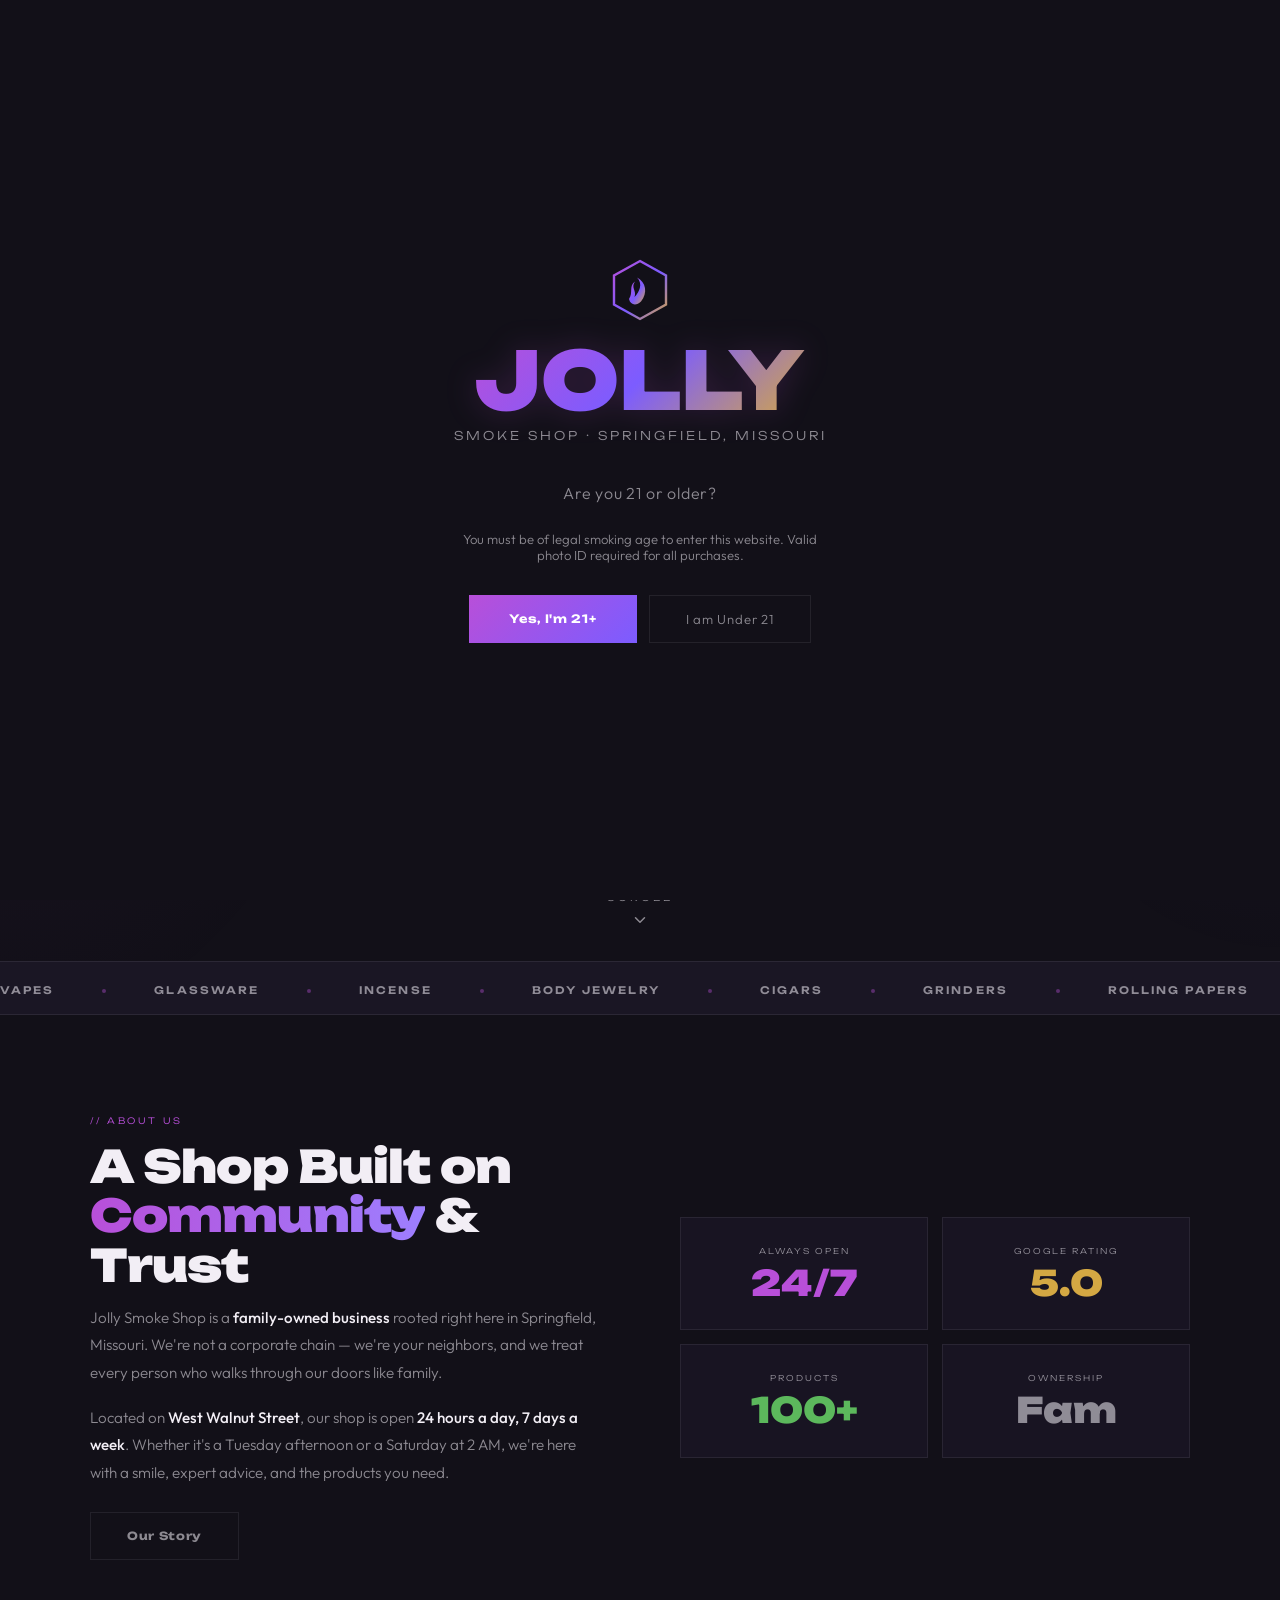
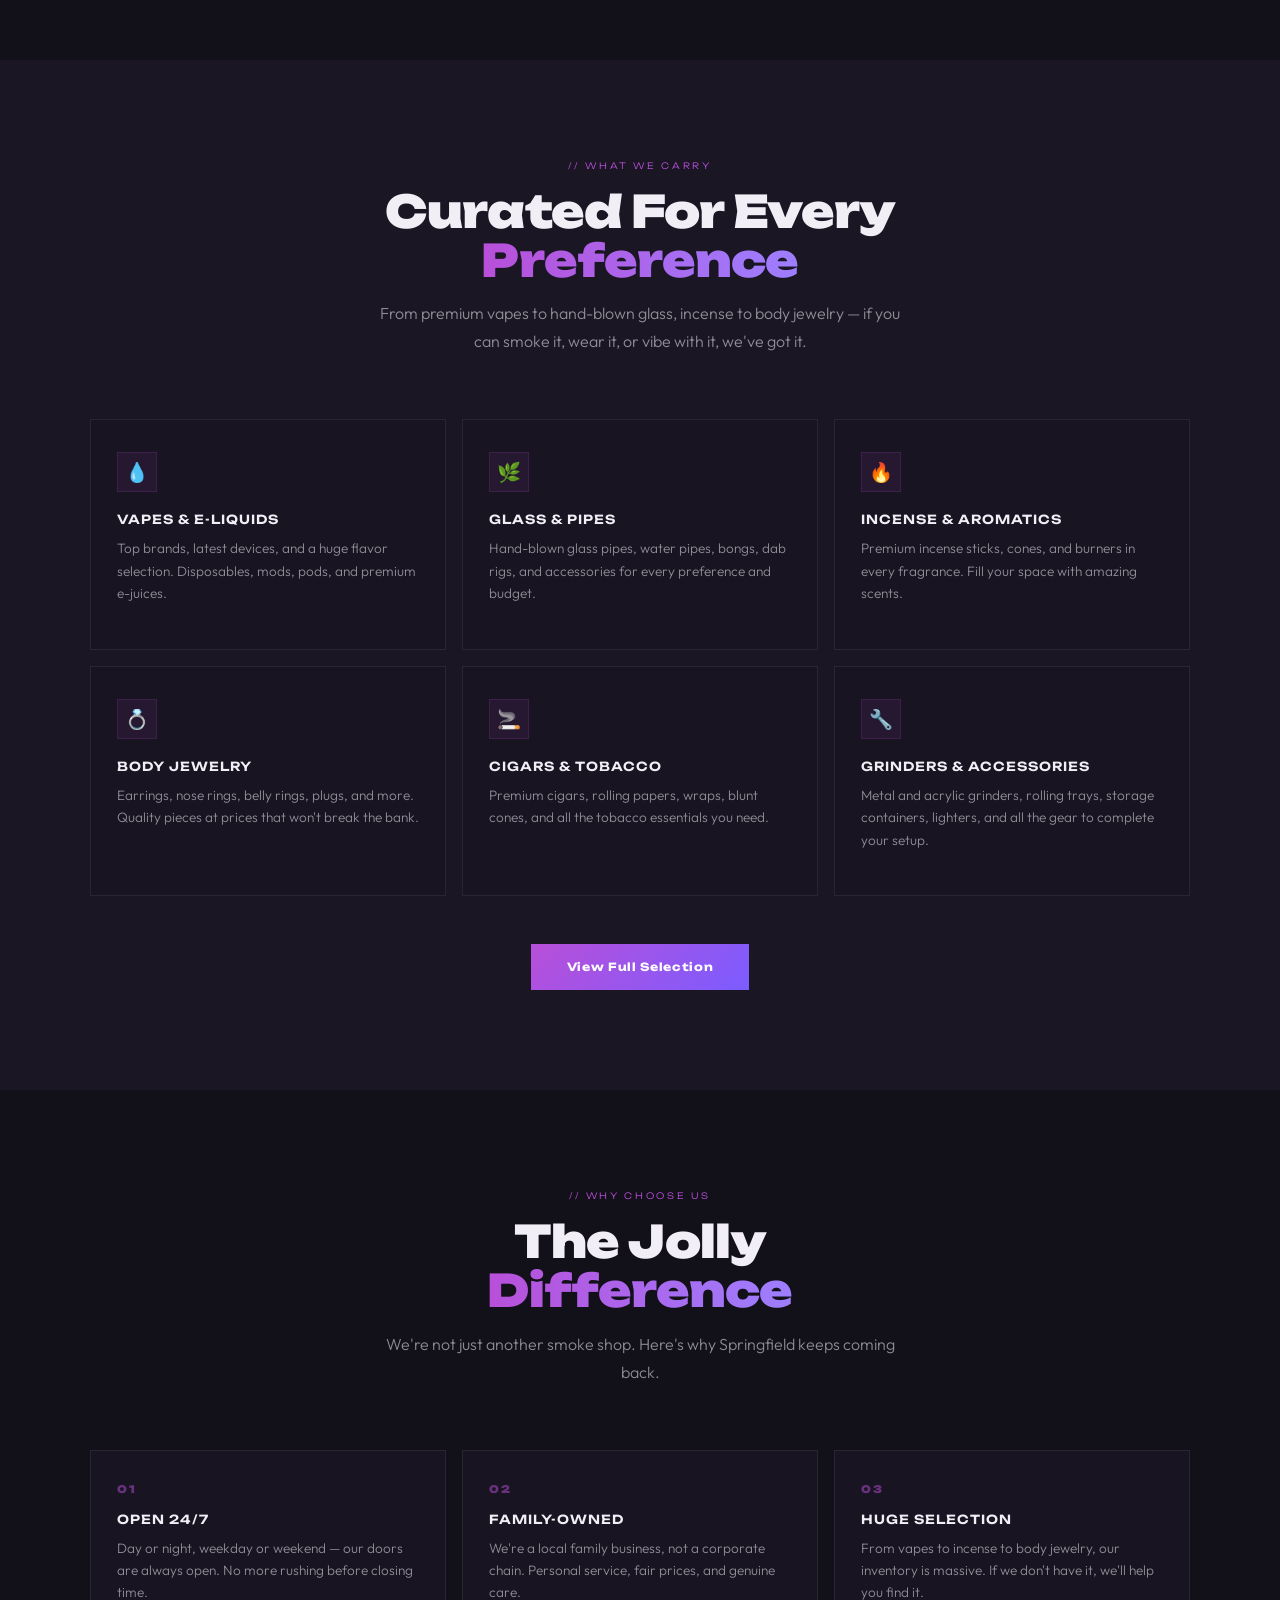
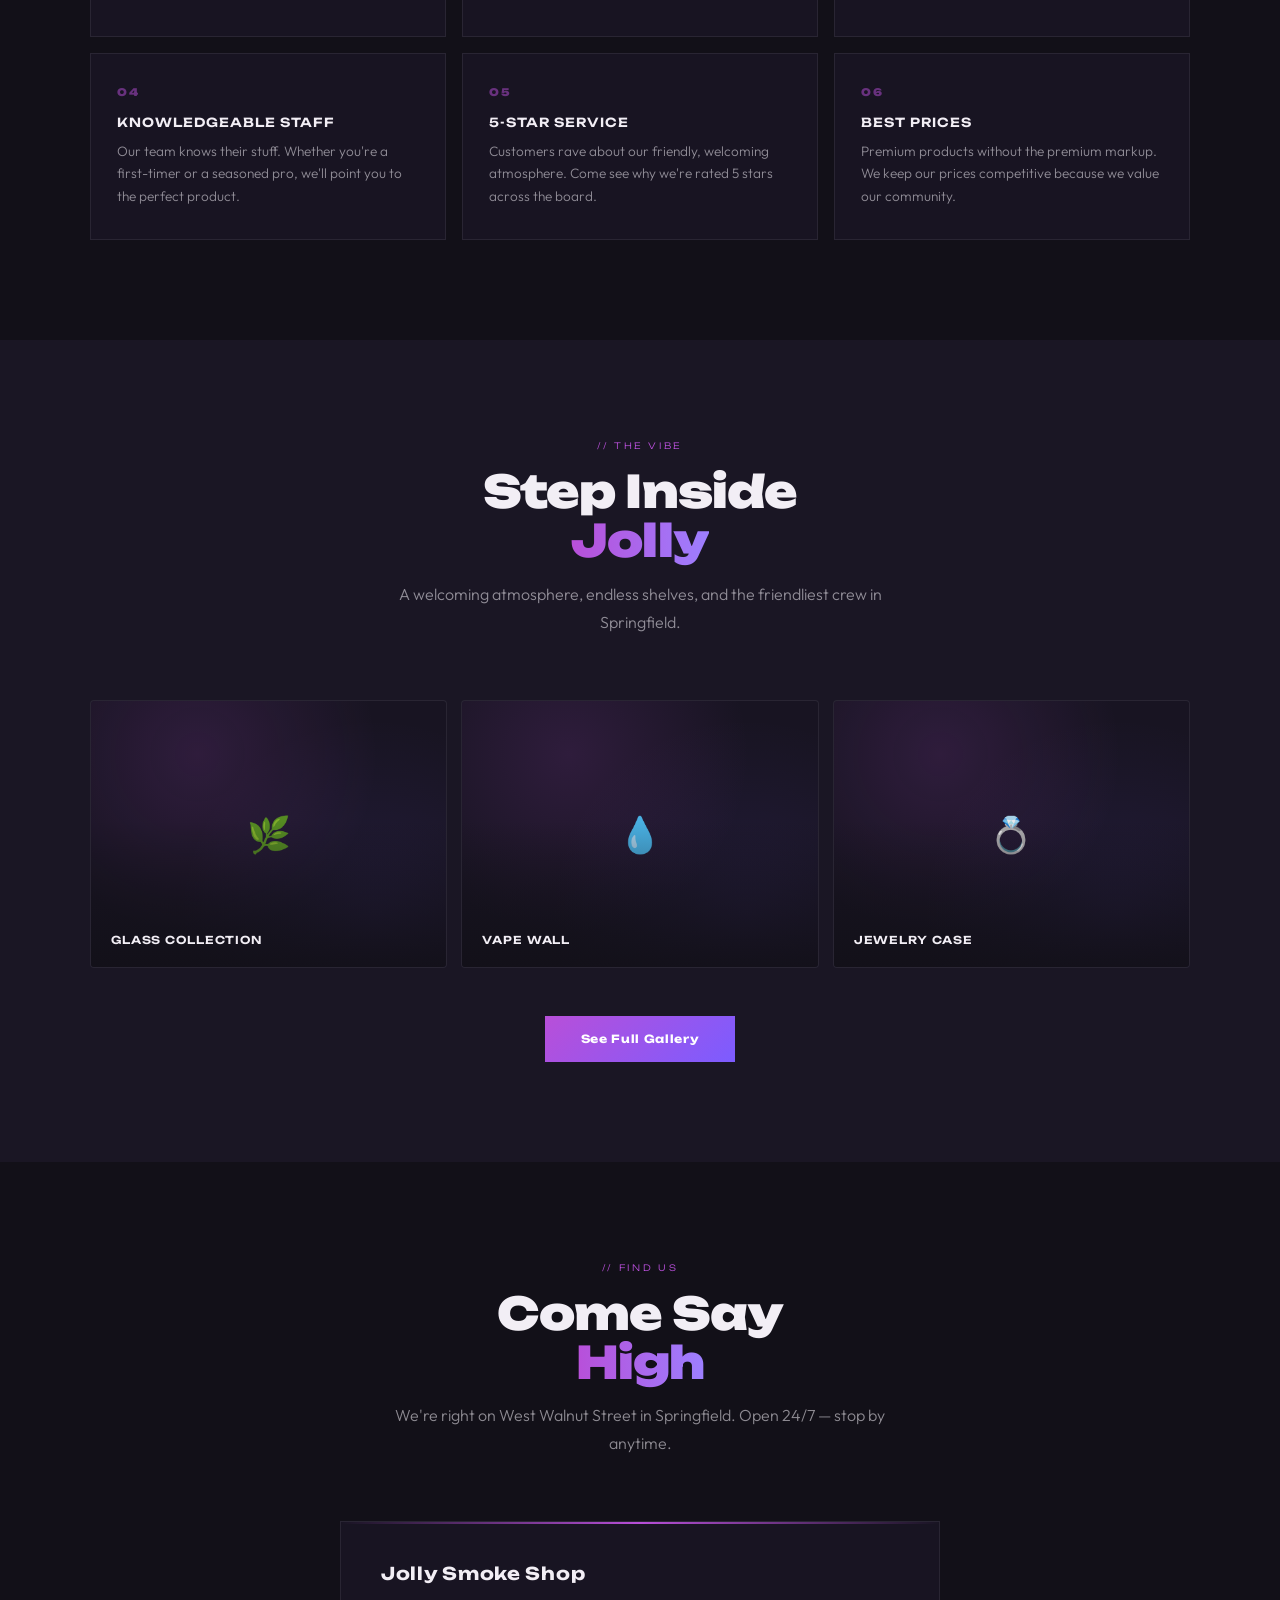
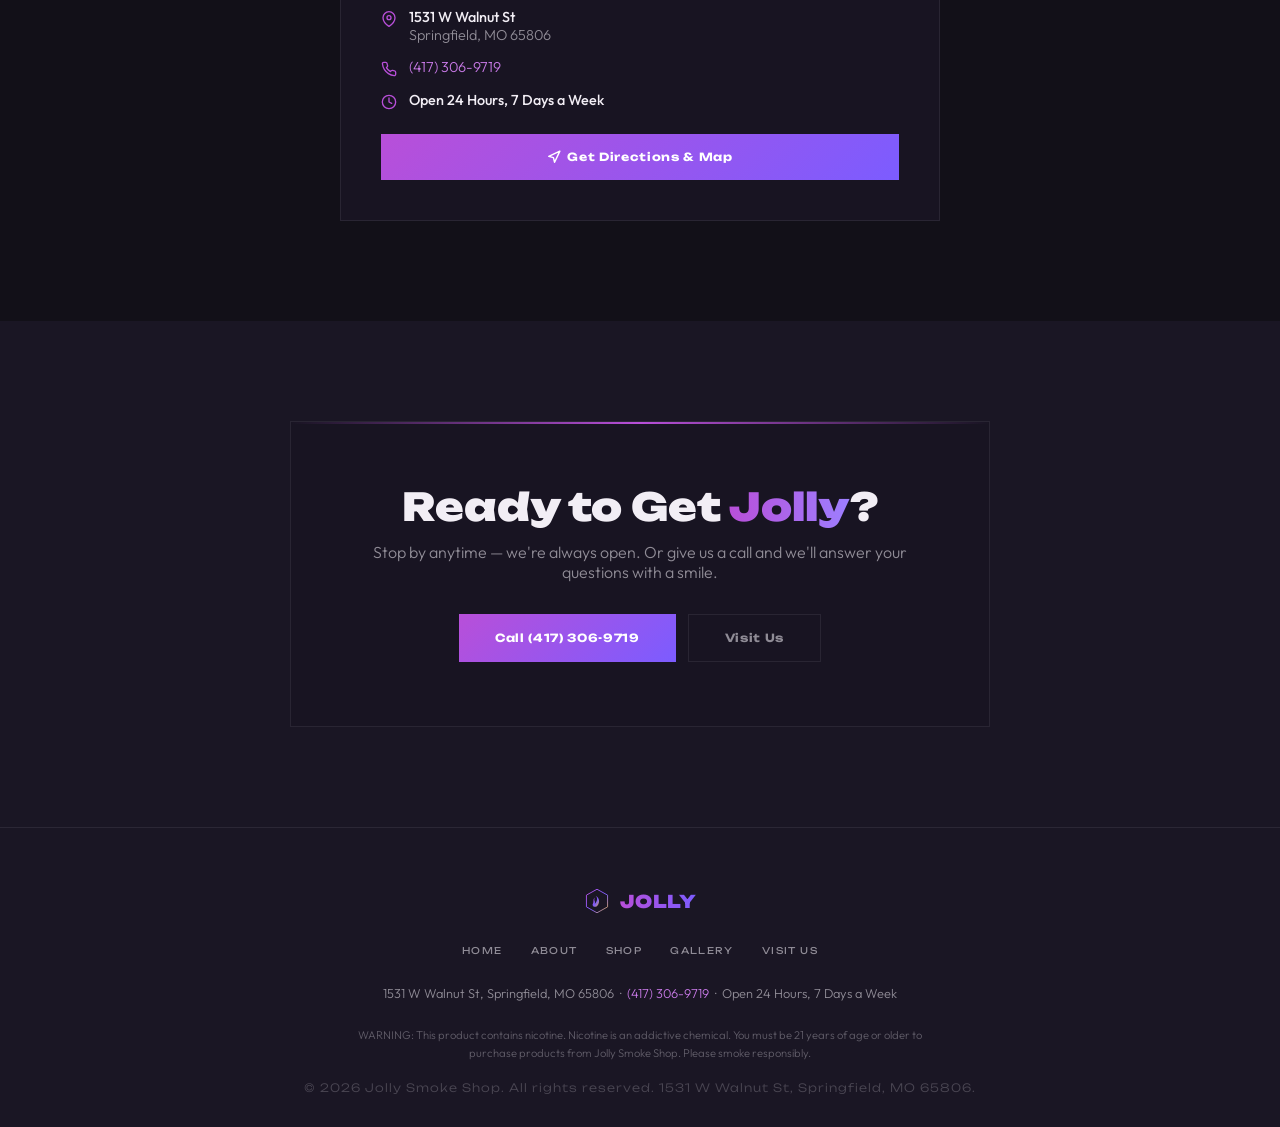
<file: index.html>
<!DOCTYPE html>
<html lang="en">
<head>
<meta charset="UTF-8">
<meta name="viewport" content="width=device-width, initial-scale=1.0">
<title>Jolly Smoke Shop — Springfield, MO | Open 24/7</title>
<meta name="description" content="Jolly Smoke Shop in Springfield, MO. Open 24 hours. Premium vapes, glass, incense, body jewelry & more. Family-owned. 1531 W Walnut St. Call (417) 306-9719.">
<link rel="canonical" href="https://www.jollysmokeshop.com/">
<meta property="og:title" content="Jolly Smoke Shop — Springfield, MO | Open 24/7">
<meta property="og:description" content="Family-owned smoke shop on West Walnut Street. Premium vapes, glass, incense, body jewelry & more. Open 24 hours, 7 days a week.">
<meta property="og:type" content="website">
<link rel="icon" type="image/svg+xml" href="assets/img/favicon.svg">
<link rel="preconnect" href="https://fonts.googleapis.com">
<link rel="preconnect" href="https://fonts.gstatic.com" crossorigin>
<link rel="stylesheet" href="assets/css/style.css">
<noscript><style>.reveal{opacity:1!important;transform:none!important}</style></noscript>
<script type="application/ld+json">
{
  "@context": "https://schema.org",
  "@type": "TobaccoShop",
  "name": "Jolly Smoke Shop",
  "image": "https://www.jollysmokeshop.com/assets/img/favicon.svg",
  "telephone": "+1-417-306-9719",
  "address": {
    "@type": "PostalAddress",
    "streetAddress": "1531 W Walnut St",
    "addressLocality": "Springfield",
    "addressRegion": "MO",
    "postalCode": "65806",
    "addressCountry": "US"
  },
  "openingHoursSpecification": {
    "@type": "OpeningHoursSpecification",
    "dayOfWeek": ["Monday","Tuesday","Wednesday","Thursday","Friday","Saturday","Sunday"],
    "opens": "00:00",
    "closes": "23:59"
  }
}
</script>
</head>
<body>

<!-- AGE GATE -->
<div class="age-gate" id="ageGate">
  <img src="assets/img/logo-mark.svg" class="ag-mark" alt="" width="64" height="64">
  <div class="ag-logo">JOLLY</div>
  <div class="ag-sub-brand">Smoke Shop &middot; Springfield, Missouri</div>
  <div class="ag-question">Are you 21 or older?</div>
  <p style="font-size:0.82rem;color:var(--muted);margin-bottom:32px;max-width:360px;margin-left:auto;margin-right:auto">
    You must be of legal smoking age to enter this website. Valid photo ID required for all purchases.
  </p>
  <div class="ag-btns">
    <button class="ag-yes" id="ageYes">Yes, I'm 21+</button>
    <a class="ag-no" href="https://www.google.com">I am Under 21</a>
  </div>
</div>

<!-- NAV -->
<nav id="siteNav">
  <a href="index.html" class="nav-brand-group">
    <img src="assets/img/logo-mark.svg" class="nav-mark" alt="Jolly Smoke Shop logo" width="30" height="30">
    <span class="nav-brand">JOLLY</span>
  </a>
  <ul class="nav-links">
    <li><a href="index.html">Home</a></li>
    <li><a href="about.html">About</a></li>
    <li><a href="products.html">Shop</a></li>
    <li><a href="gallery.html">Gallery</a></li>
    <li><a href="contact.html">Visit Us</a></li>
  </ul>
  <a href="tel:4173069719" class="nav-cta">Call (417) 306-9719</a>
  <button class="hamburger" id="hamburger" aria-label="Open menu">
    <span></span><span></span><span></span>
  </button>
</nav>
<div class="nav-scrim" id="navScrim"></div>
<div class="mobile-nav" id="mobileNav">
  <a href="index.html">Home</a>
  <a href="about.html">About</a>
  <a href="products.html">Shop</a>
  <a href="gallery.html">Gallery</a>
  <a href="contact.html">Visit Us</a>
  <a href="tel:4173069719" class="nav-cta">Call (417) 306-9719</a>
</div>

<!-- HERO -->
<section class="hero" id="hero">
  <div class="hero-aura"></div>
  <div class="hero-inner">
    <div class="hero-eyebrow"><span class="dot"></span> Open 24 Hours, 7 Days a Week</div>
    <h1 class="hero-title">Springfield's<br><span>Finest</span> Smoke Shop</h1>
    <p class="hero-subtitle">
      Family-owned and operated since day one. Premium vapes, hand-blown glass, incense, body jewelry, and more — all under one roof on West Walnut Street.
    </p>
    <div class="hero-badges">
      <span class="hero-badge">21+ Required</span>
      <span class="hero-badge gold">ID Checked</span>
      <span class="hero-badge lime">Huge Selection</span>
    </div>
    <div class="hero-ctas">
      <a href="tel:4173069719" class="btn-hero btn-hero-primary">Call Now</a>
      <a href="contact.html" class="btn-hero btn-hero-secondary">Get Directions</a>
    </div>
    <div class="hero-meta">
      <span>5.0 Star Rating</span>
      <span>Family Owned</span>
      <span>Knowledgeable Staff</span>
    </div>
  </div>
  <div class="scroll-cue">
    <span>Scroll</span>
    <svg viewBox="0 0 24 24" fill="none" stroke="currentColor" stroke-width="2" stroke-linecap="round" stroke-linejoin="round"><polyline points="6 9 12 15 18 9"/></svg>
  </div>
</section>

<!-- MARQUEE -->
<div class="marquee">
  <div class="marquee-track">
    <span>Vapes</span><span>Glassware</span><span>Incense</span><span>Body Jewelry</span><span>Cigars</span><span>Grinders</span><span>Rolling Papers</span><span>Accessories</span><span>Vapes</span><span>Glassware</span><span>Incense</span><span>Body Jewelry</span><span>Cigars</span><span>Grinders</span><span>Rolling Papers</span><span>Accessories</span>
  </div>
</div>

<!-- ABOUT TEASER -->
<section class="section" id="about">
  <div class="about-grid">
    <div class="about-text reveal">
      <span class="section-eyebrow">// About Us</span>
      <h2 class="section-title">A Shop Built on<br><span>Community</span> & Trust</h2>
      <p>Jolly Smoke Shop is a <strong>family-owned business</strong> rooted right here in Springfield, Missouri. We're not a corporate chain — we're your neighbors, and we treat every person who walks through our doors like family.</p>
      <p>Located on <strong>West Walnut Street</strong>, our shop is open <strong>24 hours a day, 7 days a week</strong>. Whether it's a Tuesday afternoon or a Saturday at 2 AM, we're here with a smile, expert advice, and the products you need.</p>
      <a href="about.html" class="btn-hero btn-hero-secondary" style="margin-top:8px">Our Story</a>
    </div>
    <div class="about-stats reveal">
      <div class="stat-card">
        <div class="stat-label">Always Open</div>
        <div class="stat-val f">24/7</div>
      </div>
      <div class="stat-card">
        <div class="stat-label">Google Rating</div>
        <div class="stat-val g">5.0</div>
      </div>
      <div class="stat-card">
        <div class="stat-label">Products</div>
        <div class="stat-val s">100+</div>
      </div>
      <div class="stat-card">
        <div class="stat-label">Ownership</div>
        <div class="stat-val m">Fam</div>
      </div>
    </div>
  </div>
</section>

<!-- PRODUCTS TEASER -->
<section class="section section-alt" id="products">
  <div class="section-header reveal">
    <span class="section-eyebrow">// What We Carry</span>
    <h2 class="section-title">Curated For Every<br><span>Preference</span></h2>
    <p class="section-desc">From premium vapes to hand-blown glass, incense to body jewelry — if you can smoke it, wear it, or vibe with it, we've got it.</p>
  </div>
  <div class="products-grid">
    <div class="product-card reveal">
      <div class="product-icon">&#128167;</div>
      <h3>Vapes & E-Liquids</h3>
      <p>Top brands, latest devices, and a huge flavor selection. Disposables, mods, pods, and premium e-juices.</p>
    </div>
    <div class="product-card reveal">
      <div class="product-icon">&#127807;</div>
      <h3>Glass & Pipes</h3>
      <p>Hand-blown glass pipes, water pipes, bongs, dab rigs, and accessories for every preference and budget.</p>
    </div>
    <div class="product-card reveal">
      <div class="product-icon">&#128293;</div>
      <h3>Incense & Aromatics</h3>
      <p>Premium incense sticks, cones, and burners in every fragrance. Fill your space with amazing scents.</p>
    </div>
    <div class="product-card reveal">
      <div class="product-icon">&#128141;</div>
      <h3>Body Jewelry</h3>
      <p>Earrings, nose rings, belly rings, plugs, and more. Quality pieces at prices that won't break the bank.</p>
    </div>
    <div class="product-card reveal">
      <div class="product-icon">&#128684;</div>
      <h3>Cigars & Tobacco</h3>
      <p>Premium cigars, rolling papers, wraps, blunt cones, and all the tobacco essentials you need.</p>
    </div>
    <div class="product-card reveal">
      <div class="product-icon">&#128295;</div>
      <h3>Grinders & Accessories</h3>
      <p>Metal and acrylic grinders, rolling trays, storage containers, lighters, and all the gear to complete your setup.</p>
    </div>
  </div>
  <div class="section-footer-link reveal">
    <a href="products.html" class="btn-hero btn-hero-primary">View Full Selection</a>
  </div>
</section>

<!-- WHY US -->
<section class="section" id="why">
  <div class="section-header reveal">
    <span class="section-eyebrow">// Why Choose Us</span>
    <h2 class="section-title">The Jolly<br><span>Difference</span></h2>
    <p class="section-desc">We're not just another smoke shop. Here's why Springfield keeps coming back.</p>
  </div>
  <div class="features-grid">
    <div class="feature-card reveal">
      <div class="feature-num">01</div>
      <h3>Open 24/7</h3>
      <p>Day or night, weekday or weekend — our doors are always open. No more rushing before closing time.</p>
    </div>
    <div class="feature-card reveal">
      <div class="feature-num">02</div>
      <h3>Family-Owned</h3>
      <p>We're a local family business, not a corporate chain. Personal service, fair prices, and genuine care.</p>
    </div>
    <div class="feature-card reveal">
      <div class="feature-num">03</div>
      <h3>Huge Selection</h3>
      <p>From vapes to incense to body jewelry, our inventory is massive. If we don't have it, we'll help you find it.</p>
    </div>
    <div class="feature-card reveal">
      <div class="feature-num">04</div>
      <h3>Knowledgeable Staff</h3>
      <p>Our team knows their stuff. Whether you're a first-timer or a seasoned pro, we'll point you to the perfect product.</p>
    </div>
    <div class="feature-card reveal">
      <div class="feature-num">05</div>
      <h3>5-Star Service</h3>
      <p>Customers rave about our friendly, welcoming atmosphere. Come see why we're rated 5 stars across the board.</p>
    </div>
    <div class="feature-card reveal">
      <div class="feature-num">06</div>
      <h3>Best Prices</h3>
      <p>Premium products without the premium markup. We keep our prices competitive because we value our community.</p>
    </div>
  </div>
</section>

<!-- GALLERY TEASER -->
<section class="section section-alt" id="gallery">
  <div class="section-header reveal">
    <span class="section-eyebrow">// The Vibe</span>
    <h2 class="section-title">Step Inside<br><span>Jolly</span></h2>
    <p class="section-desc">A welcoming atmosphere, endless shelves, and the friendliest crew in Springfield.</p>
  </div>
  <div class="gallery-grid">
    <div class="gallery-item reveal">
      <div class="gallery-item-bg"></div>
      <div class="gallery-item-icon">&#127807;</div>
      <div class="gallery-item-overlay"><span>Glass Collection</span></div>
    </div>
    <div class="gallery-item reveal">
      <div class="gallery-item-bg"></div>
      <div class="gallery-item-icon">&#128167;</div>
      <div class="gallery-item-overlay"><span>Vape Wall</span></div>
    </div>
    <div class="gallery-item reveal">
      <div class="gallery-item-bg"></div>
      <div class="gallery-item-icon">&#128141;</div>
      <div class="gallery-item-overlay"><span>Jewelry Case</span></div>
    </div>
  </div>
  <div class="section-footer-link reveal">
    <a href="gallery.html" class="btn-hero btn-hero-primary">See Full Gallery</a>
  </div>
</section>

<!-- LOCATION TEASER -->
<section class="section" id="location">
  <div class="section-header reveal">
    <span class="section-eyebrow">// Find Us</span>
    <h2 class="section-title">Come Say<br><span>High</span></h2>
    <p class="section-desc">We're right on West Walnut Street in Springfield. Open 24/7 — stop by anytime.</p>
  </div>
  <div class="location-card reveal" style="max-width:600px;margin:0 auto">
    <h3>Jolly Smoke Shop</h3>
    <div class="location-row">
      <svg viewBox="0 0 24 24" fill="none" stroke="currentColor" stroke-width="2" stroke-linecap="round" stroke-linejoin="round"><path d="M21 10c0 7-9 13-9 13s-9-6-9-13a9 9 0 0 1 18 0z"/><circle cx="12" cy="10" r="3"/></svg>
      <div><strong>1531 W Walnut St</strong><br>Springfield, MO 65806</div>
    </div>
    <div class="location-row">
      <svg viewBox="0 0 24 24" fill="none" stroke="currentColor" stroke-width="2" stroke-linecap="round" stroke-linejoin="round"><path d="M22 16.92v3a2 2 0 0 1-2.18 2 19.79 19.79 0 0 1-8.63-3.07 19.5 19.5 0 0 1-6-6 19.79 19.79 0 0 1-3.07-8.67A2 2 0 0 1 4.11 2h3a2 2 0 0 1 2 1.72c.127.96.361 1.903.7 2.81a2 2 0 0 1-.45 2.11L8.09 9.91a16 16 0 0 0 6 6l1.27-1.27a2 2 0 0 1 2.11-.45c.907.339 1.85.573 2.81.7A2 2 0 0 1 22 16.92z"/></svg>
      <a href="tel:4173069719">(417) 306-9719</a>
    </div>
    <div class="location-row">
      <svg viewBox="0 0 24 24" fill="none" stroke="currentColor" stroke-width="2" stroke-linecap="round" stroke-linejoin="round"><circle cx="12" cy="12" r="10"/><polyline points="12 6 12 12 16 14"/></svg>
      <strong>Open 24 Hours, 7 Days a Week</strong>
    </div>
    <a href="contact.html" class="btn-hero btn-hero-primary">
      <svg width="14" height="14" viewBox="0 0 24 24" fill="none" stroke="currentColor" stroke-width="2.5" stroke-linecap="round" stroke-linejoin="round" style="margin-right:6px"><polygon points="3 11 22 2 13 21 11 13 3 11"/></svg>
      Get Directions & Map
    </a>
  </div>
</section>

<!-- CTA -->
<section class="section section-alt" id="cta">
  <div class="cta-box reveal">
    <h2>Ready to Get <span>Jolly</span>?</h2>
    <p>Stop by anytime — we're always open. Or give us a call and we'll answer your questions with a smile.</p>
    <div class="hero-ctas" style="margin:0">
      <a href="tel:4173069719" class="btn-hero btn-hero-primary">Call (417) 306-9719</a>
      <a href="contact.html" class="btn-hero btn-hero-secondary">Visit Us</a>
    </div>
  </div>
</section>

<!-- FOOTER -->
<footer class="footer">
  <div class="footer-inner">
    <a href="index.html" class="footer-brand-group">
      <img src="assets/img/logo-mark.svg" class="footer-mark" alt="Jolly Smoke Shop logo" width="26" height="26">
      <span class="footer-brand">JOLLY</span>
    </a>
    <ul class="footer-links">
      <li><a href="index.html">Home</a></li>
      <li><a href="about.html">About</a></li>
      <li><a href="products.html">Shop</a></li>
      <li><a href="gallery.html">Gallery</a></li>
      <li><a href="contact.html">Visit Us</a></li>
    </ul>
    <p class="footer-quick">1531 W Walnut St, Springfield, MO 65806 &nbsp;&middot;&nbsp; <a href="tel:4173069719">(417) 306-9719</a> &nbsp;&middot;&nbsp; Open 24 Hours, 7 Days a Week</p>
    <p class="footer-warning">
      WARNING: This product contains nicotine. Nicotine is an addictive chemical. You must be 21 years of age or older to purchase products from Jolly Smoke Shop. Please smoke responsibly.
    </p>
    <p class="footer-copy">&copy; 2026 Jolly Smoke Shop. All rights reserved. 1531 W Walnut St, Springfield, MO 65806.</p>
  </div>
</footer>

<!-- MOBILE CALL -->
<a href="tel:4173069719" class="mobile-call" aria-label="Call Jolly Smoke Shop">
  <svg viewBox="0 0 24 24" fill="none" stroke="currentColor" stroke-width="2.5" stroke-linecap="round" stroke-linejoin="round"><path d="M22 16.92v3a2 2 0 0 1-2.18 2 19.79 19.79 0 0 1-8.63-3.07 19.5 19.5 0 0 1-6-6 19.79 19.79 0 0 1-3.07-8.67A2 2 0 0 1 4.11 2h3a2 2 0 0 1 2 1.72c.127.96.361 1.903.7 2.81a2 2 0 0 1-.45 2.11L8.09 9.91a16 16 0 0 0 6 6l1.27-1.27a2 2 0 0 1 2.11-.45c.907.339 1.85.573 2.81.7A2 2 0 0 1 22 16.92z"/></svg>
</a>

<script src="assets/js/script.js"></script>
</body>
</html>
</file>
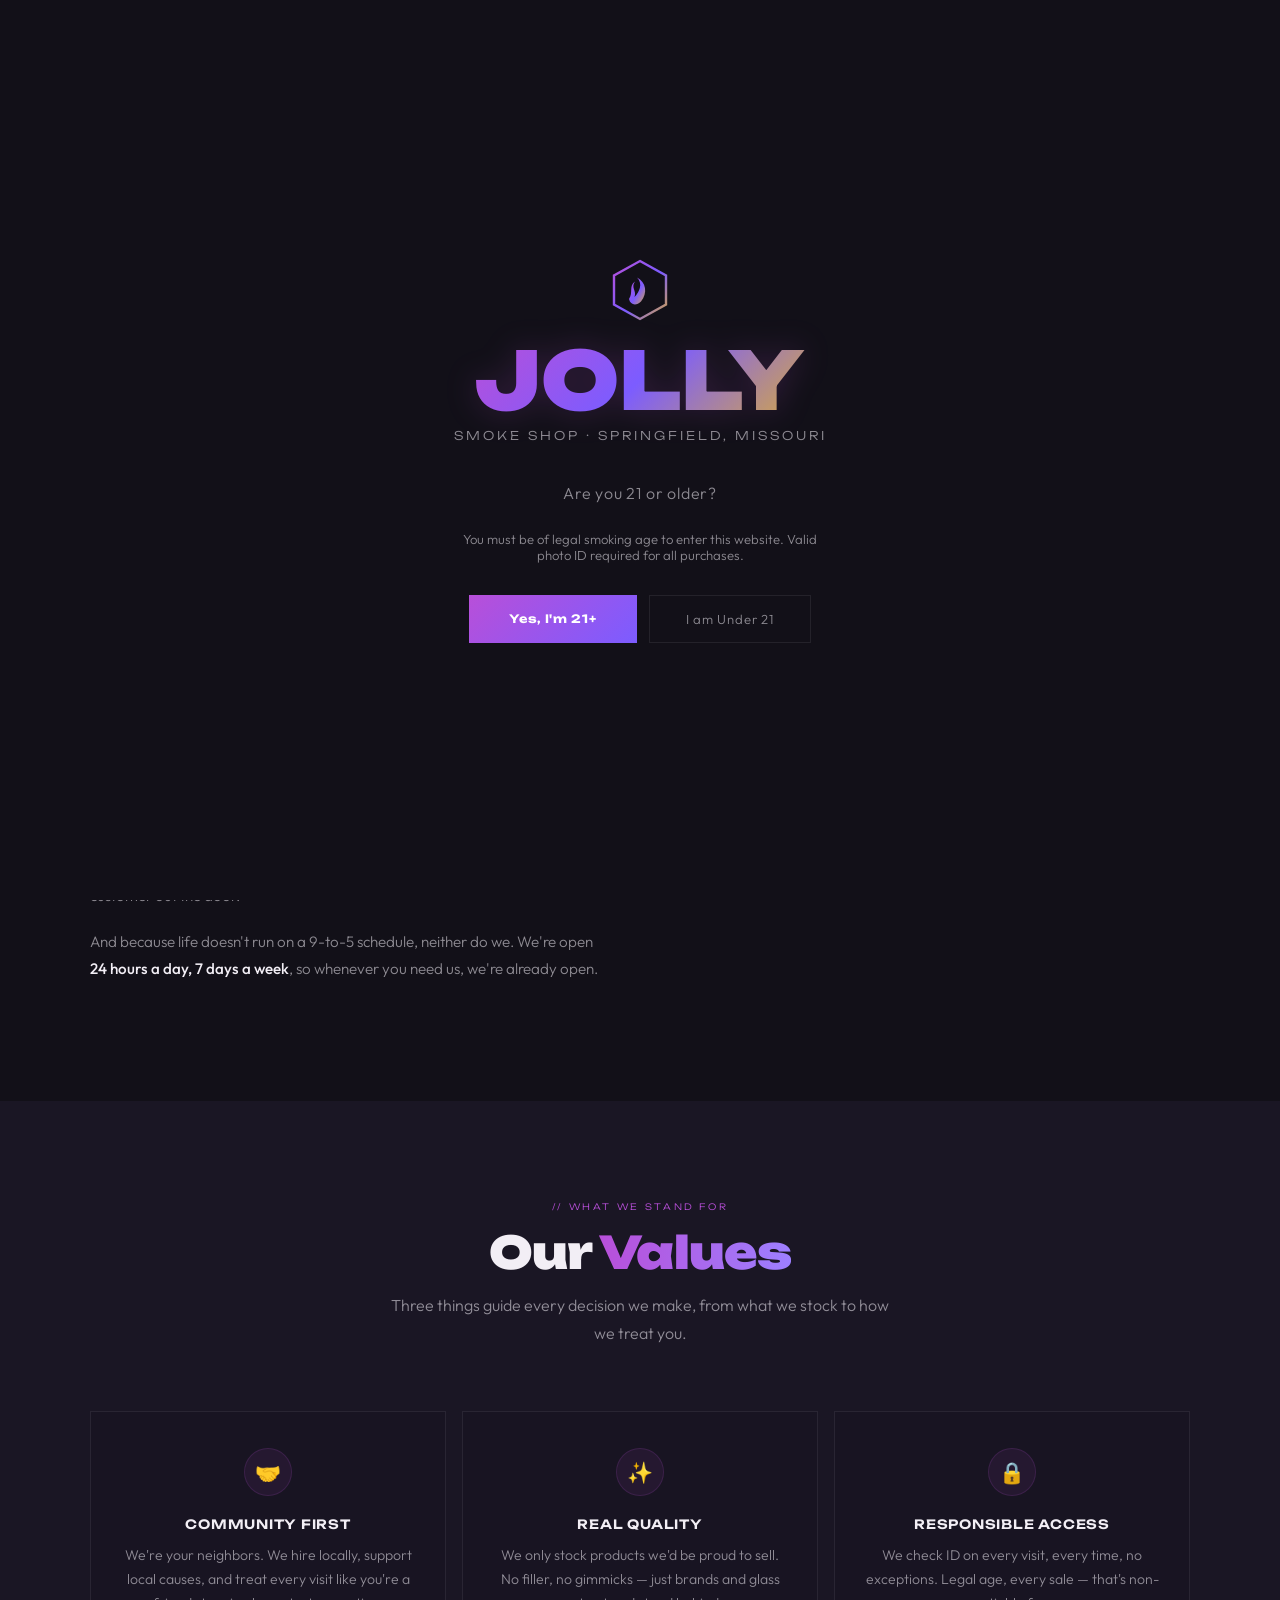
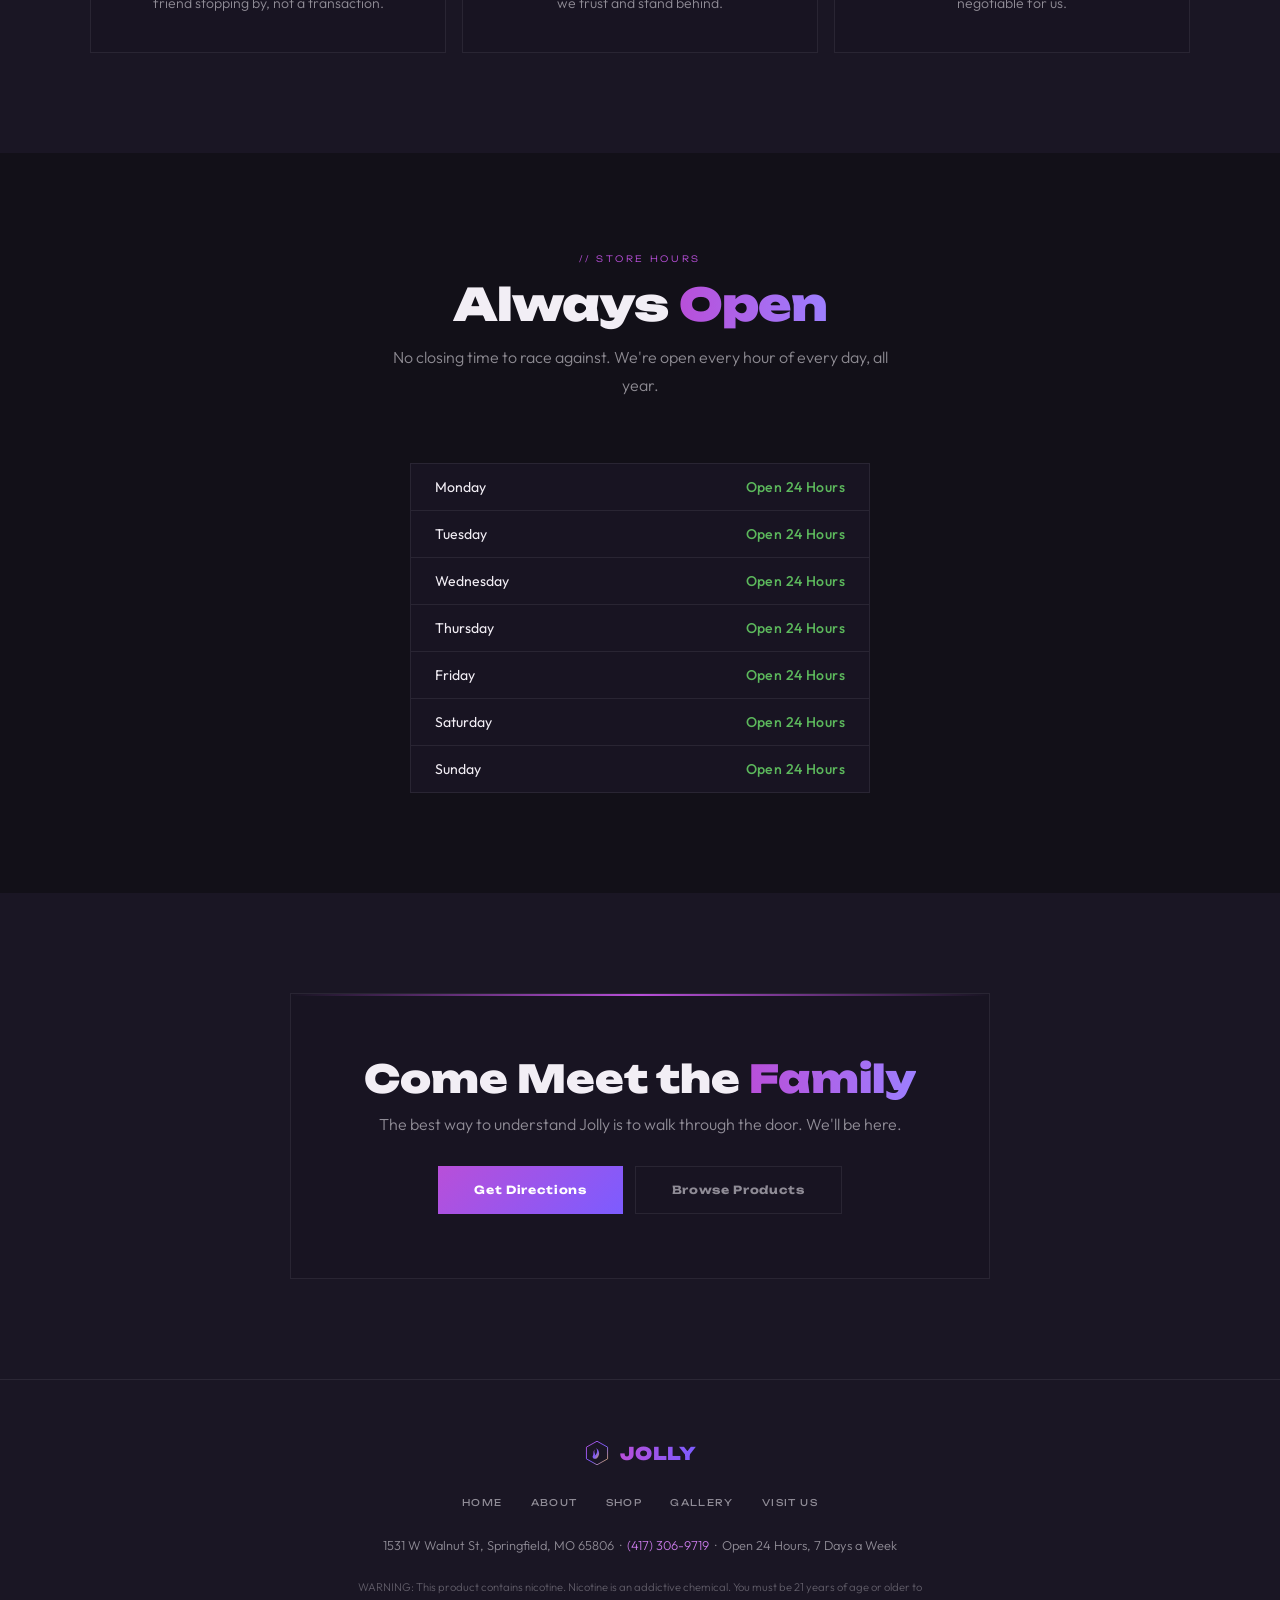
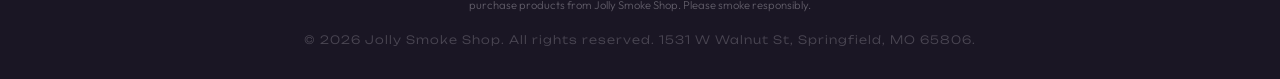
<file: about.html>
<!DOCTYPE html>
<html lang="en">
<head>
<meta charset="UTF-8">
<meta name="viewport" content="width=device-width, initial-scale=1.0">
<title>About Us — Jolly Smoke Shop | Springfield, MO</title>
<meta name="description" content="Jolly Smoke Shop is a family-owned smoke shop in Springfield, MO, open 24/7. Learn our story, our values, and why the community keeps coming back.">
<link rel="canonical" href="https://www.jollysmokeshop.com/about.html">
<link rel="icon" type="image/svg+xml" href="assets/img/favicon.svg">
<link rel="preconnect" href="https://fonts.googleapis.com">
<link rel="preconnect" href="https://fonts.gstatic.com" crossorigin>
<link rel="stylesheet" href="assets/css/style.css">
<noscript><style>.reveal{opacity:1!important;transform:none!important}</style></noscript>
</head>
<body>

<!-- AGE GATE -->
<div class="age-gate" id="ageGate">
  <img src="assets/img/logo-mark.svg" class="ag-mark" alt="" width="64" height="64">
  <div class="ag-logo">JOLLY</div>
  <div class="ag-sub-brand">Smoke Shop &middot; Springfield, Missouri</div>
  <div class="ag-question">Are you 21 or older?</div>
  <p style="font-size:0.82rem;color:var(--muted);margin-bottom:32px;max-width:360px;margin-left:auto;margin-right:auto">
    You must be of legal smoking age to enter this website. Valid photo ID required for all purchases.
  </p>
  <div class="ag-btns">
    <button class="ag-yes" id="ageYes">Yes, I'm 21+</button>
    <a class="ag-no" href="https://www.google.com">I am Under 21</a>
  </div>
</div>

<!-- NAV -->
<nav id="siteNav">
  <a href="index.html" class="nav-brand-group">
    <img src="assets/img/logo-mark.svg" class="nav-mark" alt="Jolly Smoke Shop logo" width="30" height="30">
    <span class="nav-brand">JOLLY</span>
  </a>
  <ul class="nav-links">
    <li><a href="index.html">Home</a></li>
    <li><a href="about.html">About</a></li>
    <li><a href="products.html">Shop</a></li>
    <li><a href="gallery.html">Gallery</a></li>
    <li><a href="contact.html">Visit Us</a></li>
  </ul>
  <a href="tel:4173069719" class="nav-cta">Call (417) 306-9719</a>
  <button class="hamburger" id="hamburger" aria-label="Open menu">
    <span></span><span></span><span></span>
  </button>
</nav>
<div class="nav-scrim" id="navScrim"></div>
<div class="mobile-nav" id="mobileNav">
  <a href="index.html">Home</a>
  <a href="about.html">About</a>
  <a href="products.html">Shop</a>
  <a href="gallery.html">Gallery</a>
  <a href="contact.html">Visit Us</a>
  <a href="tel:4173069719" class="nav-cta">Call (417) 306-9719</a>
</div>

<!-- PAGE HERO -->
<section class="page-hero">
  <div class="hero-aura"></div>
  <div class="page-hero-inner">
    <div class="breadcrumb"><a href="index.html">Home</a> / About</div>
    <h1>Rooted in Springfield.<br><span>Built on Trust.</span></h1>
    <p>The story of a family business that opened its doors and never closed them.</p>
  </div>
</section>

<!-- STORY -->
<section class="section section-tight" id="story">
  <div class="about-grid">
    <div class="about-text reveal">
      <span class="section-eyebrow">// Our Story</span>
      <h2 class="section-title">More Than a<br><span>Smoke Shop</span></h2>
      <p>Jolly Smoke Shop opened with a simple idea: Springfield deserved a smoke shop that felt like it was run by neighbors, not a corporation. We're a <strong>family-owned business</strong>, from the person who greets you at the counter to the person restocking the shelves.</p>
      <p>We picked <strong>1531 W Walnut St</strong> because it's central, easy to get to, and close to the people we wanted to serve. Since opening, we've stayed true to that mission — stocking a huge selection, pricing things fairly, and never rushing a customer out the door.</p>
      <p>And because life doesn't run on a 9-to-5 schedule, neither do we. We're open <strong>24 hours a day, 7 days a week</strong>, so whenever you need us, we're already open.</p>
    </div>
    <div class="about-stats reveal">
      <div class="stat-card">
        <div class="stat-label">Always Open</div>
        <div class="stat-val f">24/7</div>
      </div>
      <div class="stat-card">
        <div class="stat-label">Google Rating</div>
        <div class="stat-val g">5.0</div>
      </div>
      <div class="stat-card">
        <div class="stat-label">Products</div>
        <div class="stat-val s">100+</div>
      </div>
      <div class="stat-card">
        <div class="stat-label">Ownership</div>
        <div class="stat-val m">Fam</div>
      </div>
    </div>
  </div>
</section>

<!-- VALUES -->
<section class="section section-alt" id="values">
  <div class="section-header reveal">
    <span class="section-eyebrow">// What We Stand For</span>
    <h2 class="section-title">Our <span>Values</span></h2>
    <p class="section-desc">Three things guide every decision we make, from what we stock to how we treat you.</p>
  </div>
  <div class="values-grid">
    <div class="value-card reveal">
      <div class="value-icon">&#129309;</div>
      <h3>Community First</h3>
      <p>We're your neighbors. We hire locally, support local causes, and treat every visit like you're a friend stopping by, not a transaction.</p>
    </div>
    <div class="value-card reveal">
      <div class="value-icon">&#10024;</div>
      <h3>Real Quality</h3>
      <p>We only stock products we'd be proud to sell. No filler, no gimmicks — just brands and glass we trust and stand behind.</p>
    </div>
    <div class="value-card reveal">
      <div class="value-icon">&#128274;</div>
      <h3>Responsible Access</h3>
      <p>We check ID on every visit, every time, no exceptions. Legal age, every sale — that's non-negotiable for us.</p>
    </div>
  </div>
</section>

<!-- HOURS -->
<section class="section" id="hours">
  <div class="section-header reveal">
    <span class="section-eyebrow">// Store Hours</span>
    <h2 class="section-title">Always <span>Open</span></h2>
    <p class="section-desc">No closing time to race against. We're open every hour of every day, all year.</p>
  </div>
  <div class="hours-table reveal">
    <div class="hours-row"><span class="hours-day">Monday</span><span class="hours-time">Open 24 Hours</span></div>
    <div class="hours-row"><span class="hours-day">Tuesday</span><span class="hours-time">Open 24 Hours</span></div>
    <div class="hours-row"><span class="hours-day">Wednesday</span><span class="hours-time">Open 24 Hours</span></div>
    <div class="hours-row"><span class="hours-day">Thursday</span><span class="hours-time">Open 24 Hours</span></div>
    <div class="hours-row"><span class="hours-day">Friday</span><span class="hours-time">Open 24 Hours</span></div>
    <div class="hours-row"><span class="hours-day">Saturday</span><span class="hours-time">Open 24 Hours</span></div>
    <div class="hours-row"><span class="hours-day">Sunday</span><span class="hours-time">Open 24 Hours</span></div>
  </div>
</section>

<!-- CTA -->
<section class="section section-alt" id="cta">
  <div class="cta-box reveal">
    <h2>Come Meet the <span>Family</span></h2>
    <p>The best way to understand Jolly is to walk through the door. We'll be here.</p>
    <div class="hero-ctas" style="margin:0">
      <a href="contact.html" class="btn-hero btn-hero-primary">Get Directions</a>
      <a href="products.html" class="btn-hero btn-hero-secondary">Browse Products</a>
    </div>
  </div>
</section>

<!-- FOOTER -->
<footer class="footer">
  <div class="footer-inner">
    <a href="index.html" class="footer-brand-group">
      <img src="assets/img/logo-mark.svg" class="footer-mark" alt="Jolly Smoke Shop logo" width="26" height="26">
      <span class="footer-brand">JOLLY</span>
    </a>
    <ul class="footer-links">
      <li><a href="index.html">Home</a></li>
      <li><a href="about.html">About</a></li>
      <li><a href="products.html">Shop</a></li>
      <li><a href="gallery.html">Gallery</a></li>
      <li><a href="contact.html">Visit Us</a></li>
    </ul>
    <p class="footer-quick">1531 W Walnut St, Springfield, MO 65806 &nbsp;&middot;&nbsp; <a href="tel:4173069719">(417) 306-9719</a> &nbsp;&middot;&nbsp; Open 24 Hours, 7 Days a Week</p>
    <p class="footer-warning">
      WARNING: This product contains nicotine. Nicotine is an addictive chemical. You must be 21 years of age or older to purchase products from Jolly Smoke Shop. Please smoke responsibly.
    </p>
    <p class="footer-copy">&copy; 2026 Jolly Smoke Shop. All rights reserved. 1531 W Walnut St, Springfield, MO 65806.</p>
  </div>
</footer>

<!-- MOBILE CALL -->
<a href="tel:4173069719" class="mobile-call" aria-label="Call Jolly Smoke Shop">
  <svg viewBox="0 0 24 24" fill="none" stroke="currentColor" stroke-width="2.5" stroke-linecap="round" stroke-linejoin="round"><path d="M22 16.92v3a2 2 0 0 1-2.18 2 19.79 19.79 0 0 1-8.63-3.07 19.5 19.5 0 0 1-6-6 19.79 19.79 0 0 1-3.07-8.67A2 2 0 0 1 4.11 2h3a2 2 0 0 1 2 1.72c.127.96.361 1.903.7 2.81a2 2 0 0 1-.45 2.11L8.09 9.91a16 16 0 0 0 6 6l1.27-1.27a2 2 0 0 1 2.11-.45c.907.339 1.85.573 2.81.7A2 2 0 0 1 22 16.92z"/></svg>
</a>

<script src="assets/js/script.js"></script>
</body>
</html>
</file>
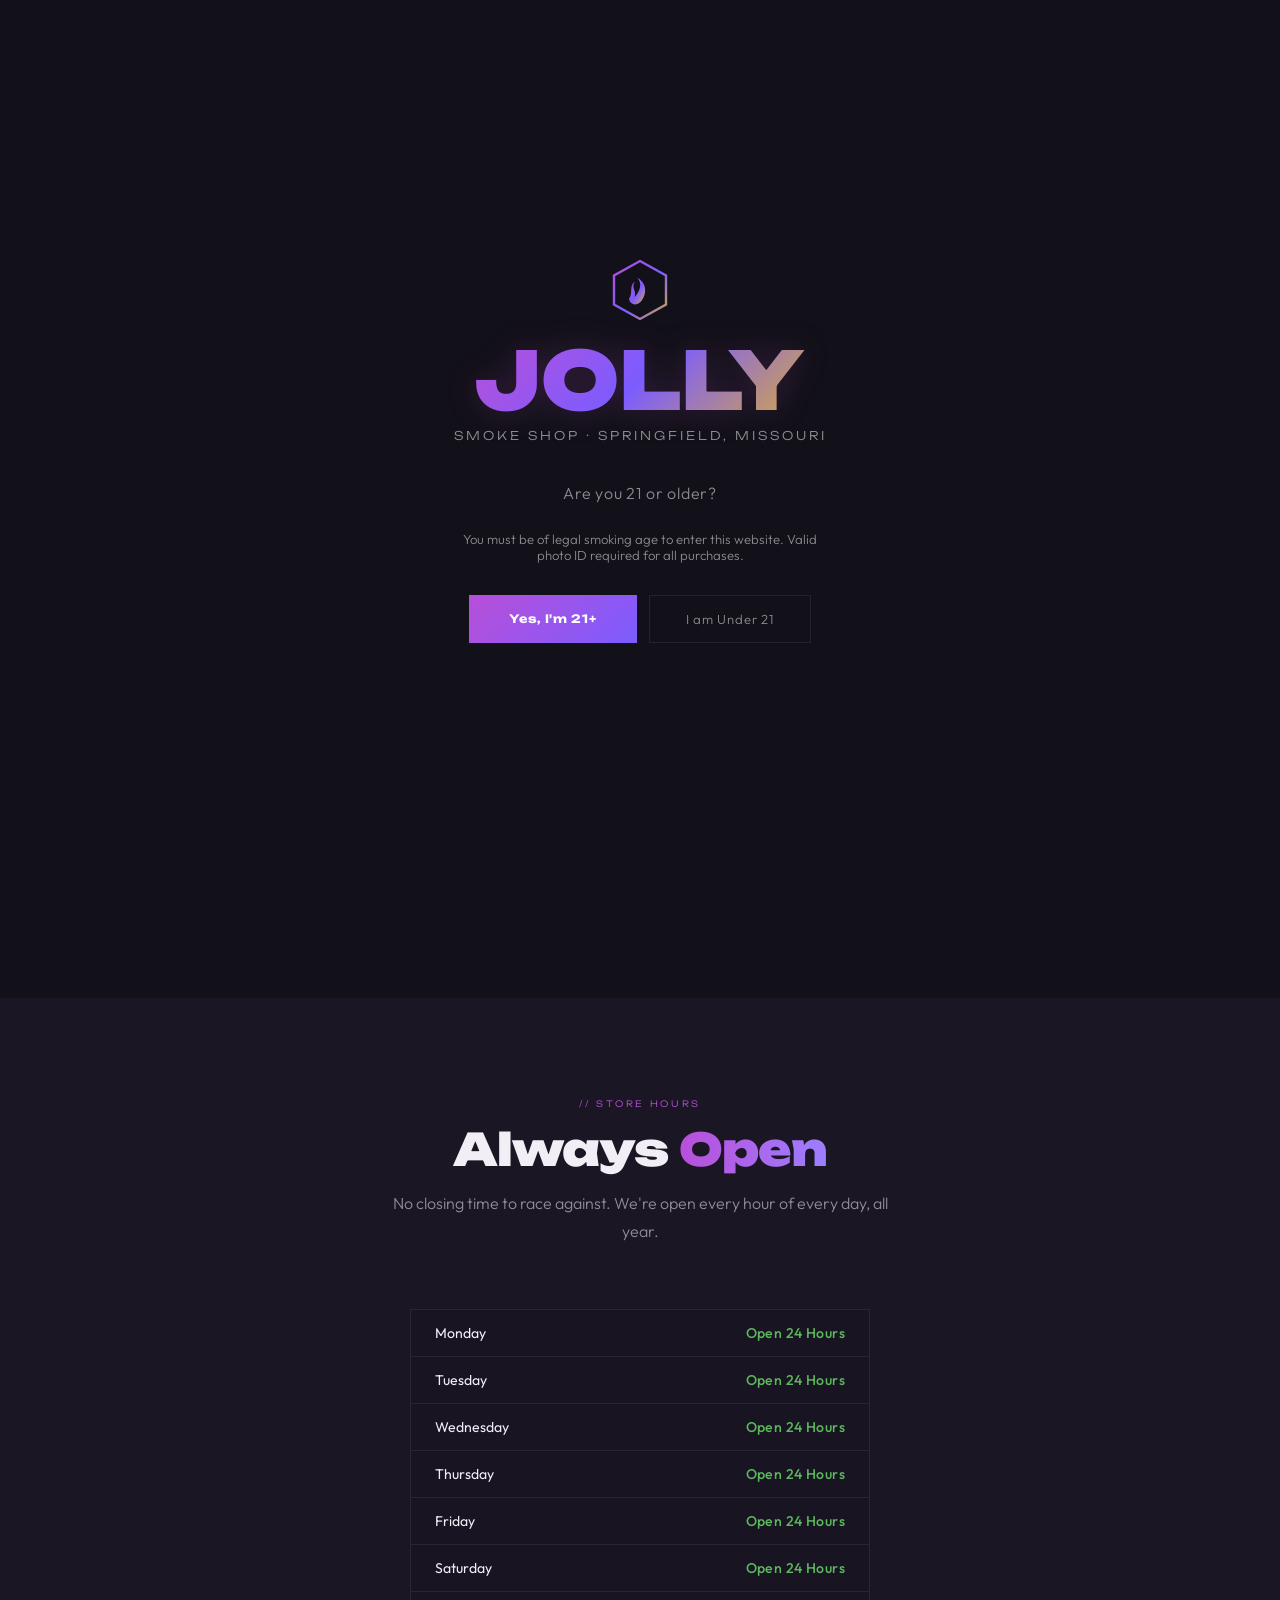
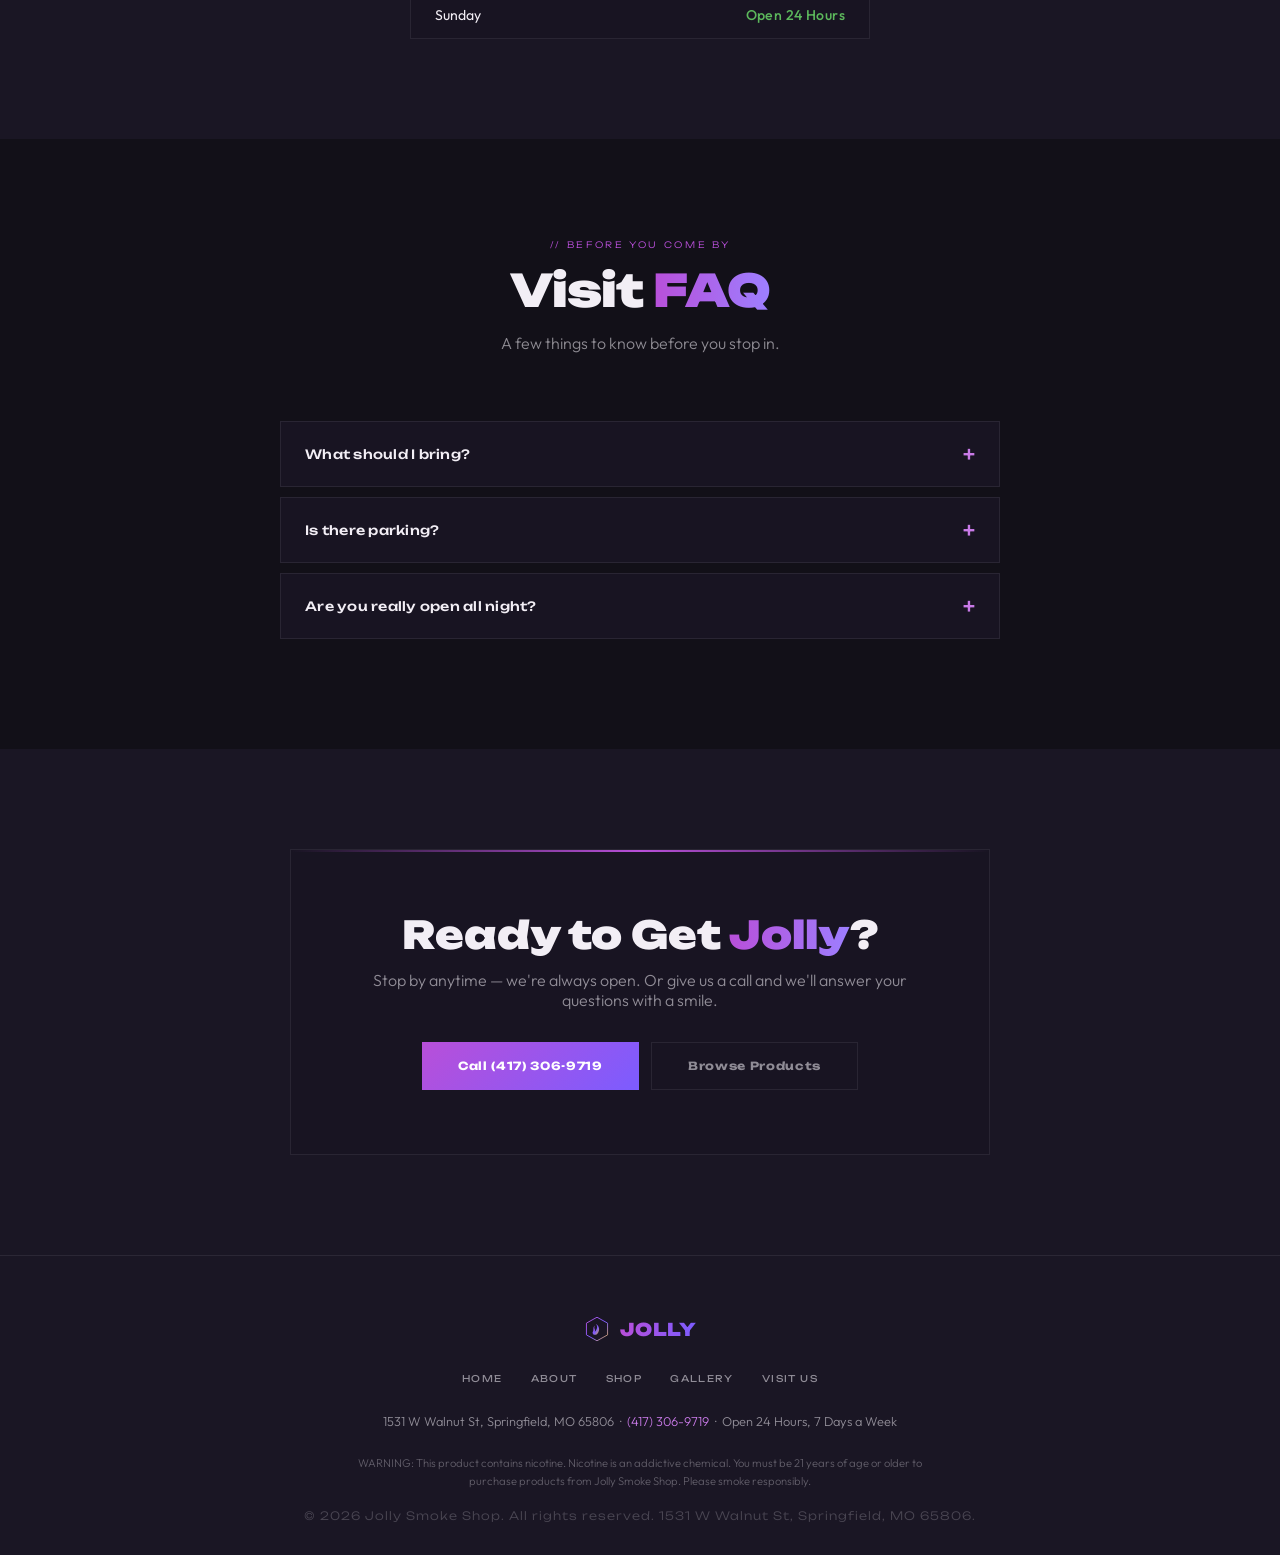
<file: contact.html>
<!DOCTYPE html>
<html lang="en">
<head>
<meta charset="UTF-8">
<meta name="viewport" content="width=device-width, initial-scale=1.0">
<title>Visit Us — Jolly Smoke Shop | Springfield, MO</title>
<meta name="description" content="Visit Jolly Smoke Shop at 1531 W Walnut St, Springfield, MO 65806. Open 24 hours, 7 days a week. Call (417) 306-9719 or get directions.">
<link rel="canonical" href="https://www.jollysmokeshop.com/contact.html">
<link rel="icon" type="image/svg+xml" href="assets/img/favicon.svg">
<link rel="preconnect" href="https://fonts.googleapis.com">
<link rel="preconnect" href="https://fonts.gstatic.com" crossorigin>
<link rel="stylesheet" href="assets/css/style.css">
<noscript><style>.reveal{opacity:1!important;transform:none!important}</style></noscript>
</head>
<body>

<!-- AGE GATE -->
<div class="age-gate" id="ageGate">
  <img src="assets/img/logo-mark.svg" class="ag-mark" alt="" width="64" height="64">
  <div class="ag-logo">JOLLY</div>
  <div class="ag-sub-brand">Smoke Shop &middot; Springfield, Missouri</div>
  <div class="ag-question">Are you 21 or older?</div>
  <p style="font-size:0.82rem;color:var(--muted);margin-bottom:32px;max-width:360px;margin-left:auto;margin-right:auto">
    You must be of legal smoking age to enter this website. Valid photo ID required for all purchases.
  </p>
  <div class="ag-btns">
    <button class="ag-yes" id="ageYes">Yes, I'm 21+</button>
    <a class="ag-no" href="https://www.google.com">I am Under 21</a>
  </div>
</div>

<!-- NAV -->
<nav id="siteNav">
  <a href="index.html" class="nav-brand-group">
    <img src="assets/img/logo-mark.svg" class="nav-mark" alt="Jolly Smoke Shop logo" width="30" height="30">
    <span class="nav-brand">JOLLY</span>
  </a>
  <ul class="nav-links">
    <li><a href="index.html">Home</a></li>
    <li><a href="about.html">About</a></li>
    <li><a href="products.html">Shop</a></li>
    <li><a href="gallery.html">Gallery</a></li>
    <li><a href="contact.html">Visit Us</a></li>
  </ul>
  <a href="tel:4173069719" class="nav-cta">Call (417) 306-9719</a>
  <button class="hamburger" id="hamburger" aria-label="Open menu">
    <span></span><span></span><span></span>
  </button>
</nav>
<div class="nav-scrim" id="navScrim"></div>
<div class="mobile-nav" id="mobileNav">
  <a href="index.html">Home</a>
  <a href="about.html">About</a>
  <a href="products.html">Shop</a>
  <a href="gallery.html">Gallery</a>
  <a href="contact.html">Visit Us</a>
  <a href="tel:4173069719" class="nav-cta">Call (417) 306-9719</a>
</div>

<!-- PAGE HERO -->
<section class="page-hero">
  <div class="hero-aura"></div>
  <div class="page-hero-inner">
    <div class="breadcrumb"><a href="index.html">Home</a> / Visit Us</div>
    <h1>Come Say<br><span>High</span></h1>
    <p>We're right on West Walnut Street in Springfield. Open 24/7 — stop by anytime, day or night.</p>
  </div>
</section>

<!-- LOCATION + MAP -->
<section class="section section-tight" id="location">
  <div class="contact-grid">
    <div class="location-card reveal">
      <h3>Jolly Smoke Shop</h3>
      <div class="location-row">
        <svg viewBox="0 0 24 24" fill="none" stroke="currentColor" stroke-width="2" stroke-linecap="round" stroke-linejoin="round"><path d="M21 10c0 7-9 13-9 13s-9-6-9-13a9 9 0 0 1 18 0z"/><circle cx="12" cy="10" r="3"/></svg>
        <div><strong>1531 W Walnut St</strong><br>Springfield, MO 65806</div>
      </div>
      <div class="location-row">
        <svg viewBox="0 0 24 24" fill="none" stroke="currentColor" stroke-width="2" stroke-linecap="round" stroke-linejoin="round"><path d="M22 16.92v3a2 2 0 0 1-2.18 2 19.79 19.79 0 0 1-8.63-3.07 19.5 19.5 0 0 1-6-6 19.79 19.79 0 0 1-3.07-8.67A2 2 0 0 1 4.11 2h3a2 2 0 0 1 2 1.72c.127.96.361 1.903.7 2.81a2 2 0 0 1-.45 2.11L8.09 9.91a16 16 0 0 0 6 6l1.27-1.27a2 2 0 0 1 2.11-.45c.907.339 1.85.573 2.81.7A2 2 0 0 1 22 16.92z"/></svg>
        <a href="tel:4173069719">(417) 306-9719</a>
      </div>
      <div class="location-row">
        <svg viewBox="0 0 24 24" fill="none" stroke="currentColor" stroke-width="2" stroke-linecap="round" stroke-linejoin="round"><circle cx="12" cy="12" r="10"/><polyline points="12 6 12 12 16 14"/></svg>
        <strong>Open 24 Hours, 7 Days a Week</strong>
      </div>
      <a href="https://www.google.com/maps/dir/?api=1&destination=1531+W+Walnut+St,+Springfield,+MO+65806" target="_blank" rel="noopener" class="btn-hero btn-hero-primary">
        <svg width="14" height="14" viewBox="0 0 24 24" fill="none" stroke="currentColor" stroke-width="2.5" stroke-linecap="round" stroke-linejoin="round" style="margin-right:6px"><polygon points="3 11 22 2 13 21 11 13 3 11"/></svg>
        Get Directions
      </a>
    </div>
    <div class="loc-map reveal">
      <iframe
        src="https://www.google.com/maps?q=1531+W+Walnut+St,+Springfield,+MO+65806&output=embed"
        allowfullscreen="" loading="lazy" referrerpolicy="no-referrer-when-downgrade"
        title="Map to Jolly Smoke Shop, 1531 W Walnut St, Springfield, MO 65806">
      </iframe>
    </div>
  </div>
</section>

<!-- HOURS -->
<section class="section section-alt" id="hours">
  <div class="section-header reveal">
    <span class="section-eyebrow">// Store Hours</span>
    <h2 class="section-title">Always <span>Open</span></h2>
    <p class="section-desc">No closing time to race against. We're open every hour of every day, all year.</p>
  </div>
  <div class="hours-table reveal">
    <div class="hours-row"><span class="hours-day">Monday</span><span class="hours-time">Open 24 Hours</span></div>
    <div class="hours-row"><span class="hours-day">Tuesday</span><span class="hours-time">Open 24 Hours</span></div>
    <div class="hours-row"><span class="hours-day">Wednesday</span><span class="hours-time">Open 24 Hours</span></div>
    <div class="hours-row"><span class="hours-day">Thursday</span><span class="hours-time">Open 24 Hours</span></div>
    <div class="hours-row"><span class="hours-day">Friday</span><span class="hours-time">Open 24 Hours</span></div>
    <div class="hours-row"><span class="hours-day">Saturday</span><span class="hours-time">Open 24 Hours</span></div>
    <div class="hours-row"><span class="hours-day">Sunday</span><span class="hours-time">Open 24 Hours</span></div>
  </div>
</section>

<!-- FAQ -->
<section class="section" id="faq">
  <div class="section-header reveal">
    <span class="section-eyebrow">// Before You Come By</span>
    <h2 class="section-title">Visit <span>FAQ</span></h2>
    <p class="section-desc">A few things to know before you stop in.</p>
  </div>
  <div class="faq-list">
    <details class="faq-item reveal">
      <summary>What should I bring?</summary>
      <p>Bring a valid, unexpired government-issued photo ID. We check ID at the counter for every purchase, every time.</p>
    </details>
    <details class="faq-item reveal">
      <summary>Is there parking?</summary>
      <p>Yes, there's parking available right at the store on W Walnut St. Give us a call at (417) 306-9719 if you need help finding us.</p>
    </details>
    <details class="faq-item reveal">
      <summary>Are you really open all night?</summary>
      <p>Yes — 24 hours a day, 7 days a week, including holidays. There's always someone here to help.</p>
    </details>
  </div>
</section>

<!-- CTA -->
<section class="section section-alt" id="cta">
  <div class="cta-box reveal">
    <h2>Ready to Get <span>Jolly</span>?</h2>
    <p>Stop by anytime — we're always open. Or give us a call and we'll answer your questions with a smile.</p>
    <div class="hero-ctas" style="margin:0">
      <a href="tel:4173069719" class="btn-hero btn-hero-primary">Call (417) 306-9719</a>
      <a href="products.html" class="btn-hero btn-hero-secondary">Browse Products</a>
    </div>
  </div>
</section>

<!-- FOOTER -->
<footer class="footer">
  <div class="footer-inner">
    <a href="index.html" class="footer-brand-group">
      <img src="assets/img/logo-mark.svg" class="footer-mark" alt="Jolly Smoke Shop logo" width="26" height="26">
      <span class="footer-brand">JOLLY</span>
    </a>
    <ul class="footer-links">
      <li><a href="index.html">Home</a></li>
      <li><a href="about.html">About</a></li>
      <li><a href="products.html">Shop</a></li>
      <li><a href="gallery.html">Gallery</a></li>
      <li><a href="contact.html">Visit Us</a></li>
    </ul>
    <p class="footer-quick">1531 W Walnut St, Springfield, MO 65806 &nbsp;&middot;&nbsp; <a href="tel:4173069719">(417) 306-9719</a> &nbsp;&middot;&nbsp; Open 24 Hours, 7 Days a Week</p>
    <p class="footer-warning">
      WARNING: This product contains nicotine. Nicotine is an addictive chemical. You must be 21 years of age or older to purchase products from Jolly Smoke Shop. Please smoke responsibly.
    </p>
    <p class="footer-copy">&copy; 2026 Jolly Smoke Shop. All rights reserved. 1531 W Walnut St, Springfield, MO 65806.</p>
  </div>
</footer>

<!-- MOBILE CALL -->
<a href="tel:4173069719" class="mobile-call" aria-label="Call Jolly Smoke Shop">
  <svg viewBox="0 0 24 24" fill="none" stroke="currentColor" stroke-width="2.5" stroke-linecap="round" stroke-linejoin="round"><path d="M22 16.92v3a2 2 0 0 1-2.18 2 19.79 19.79 0 0 1-8.63-3.07 19.5 19.5 0 0 1-6-6 19.79 19.79 0 0 1-3.07-8.67A2 2 0 0 1 4.11 2h3a2 2 0 0 1 2 1.72c.127.96.361 1.903.7 2.81a2 2 0 0 1-.45 2.11L8.09 9.91a16 16 0 0 0 6 6l1.27-1.27a2 2 0 0 1 2.11-.45c.907.339 1.85.573 2.81.7A2 2 0 0 1 22 16.92z"/></svg>
</a>

<script src="assets/js/script.js"></script>
</body>
</html>
</file>
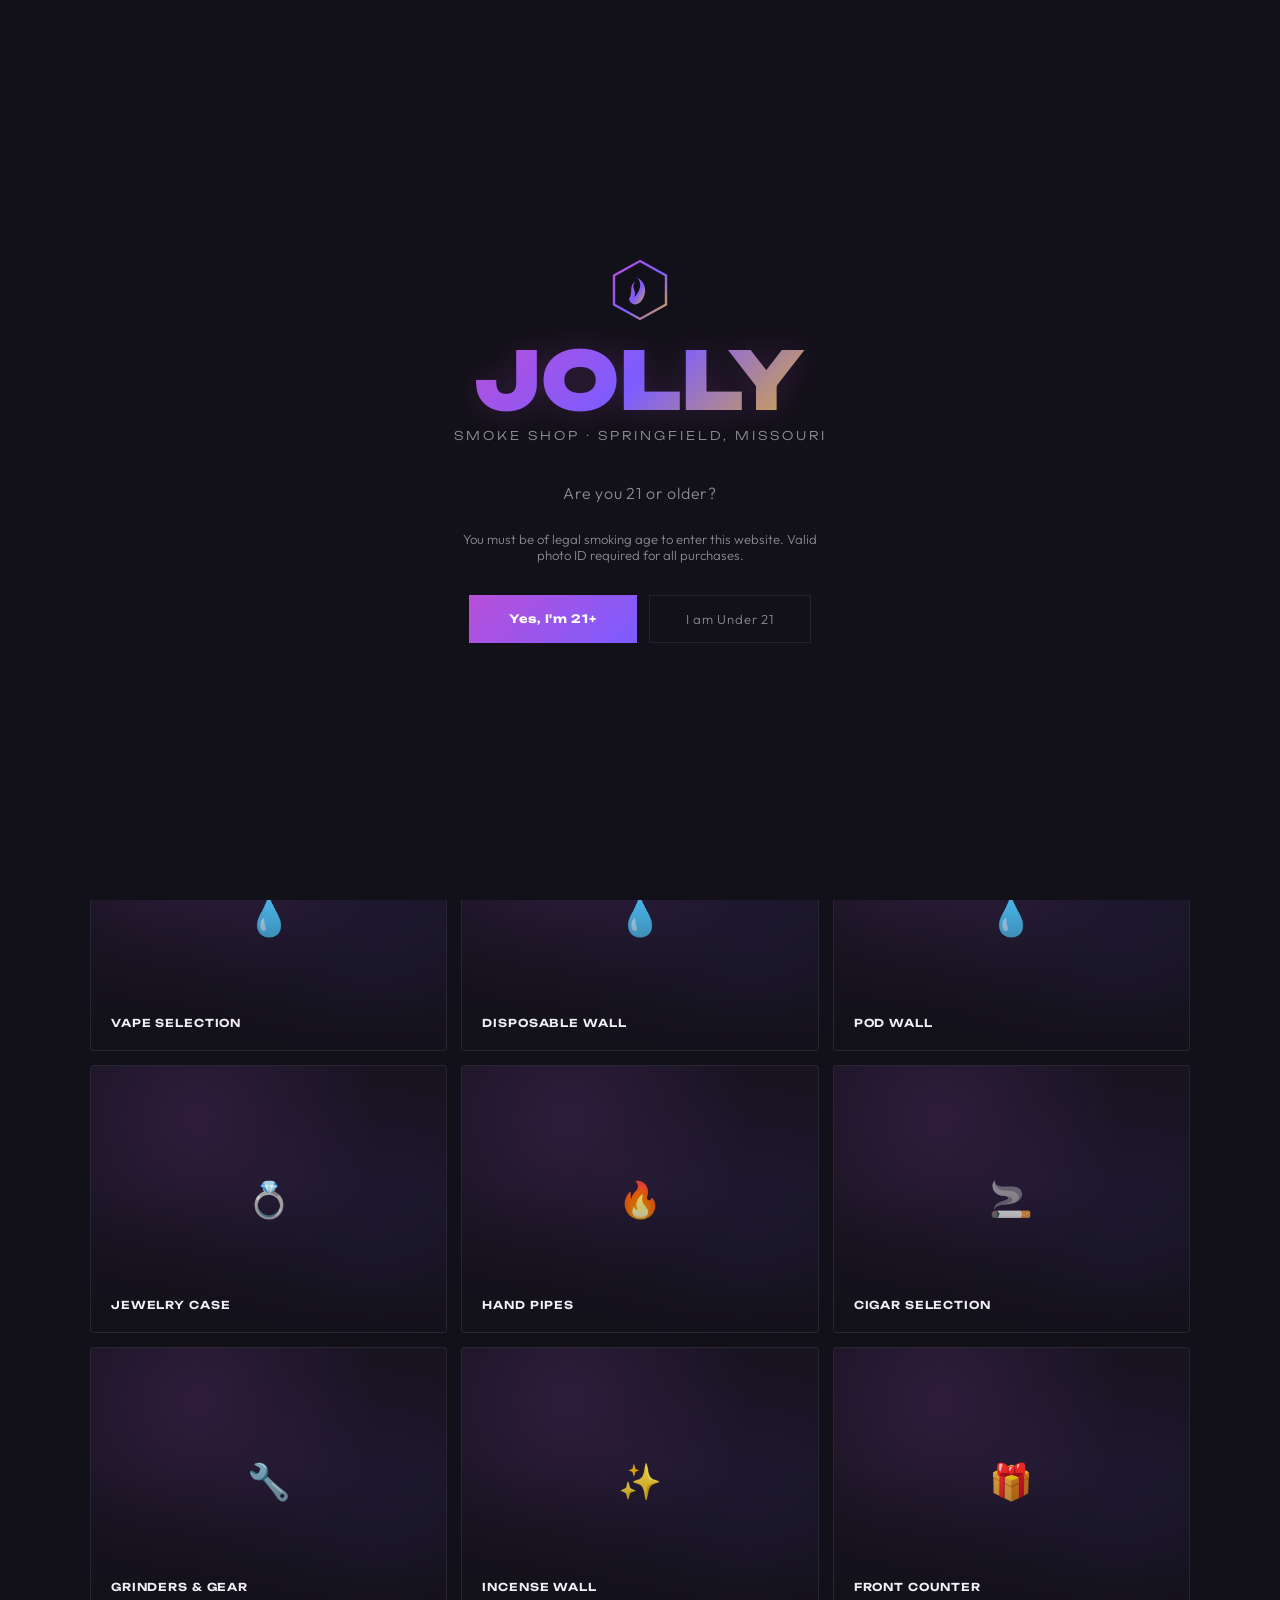
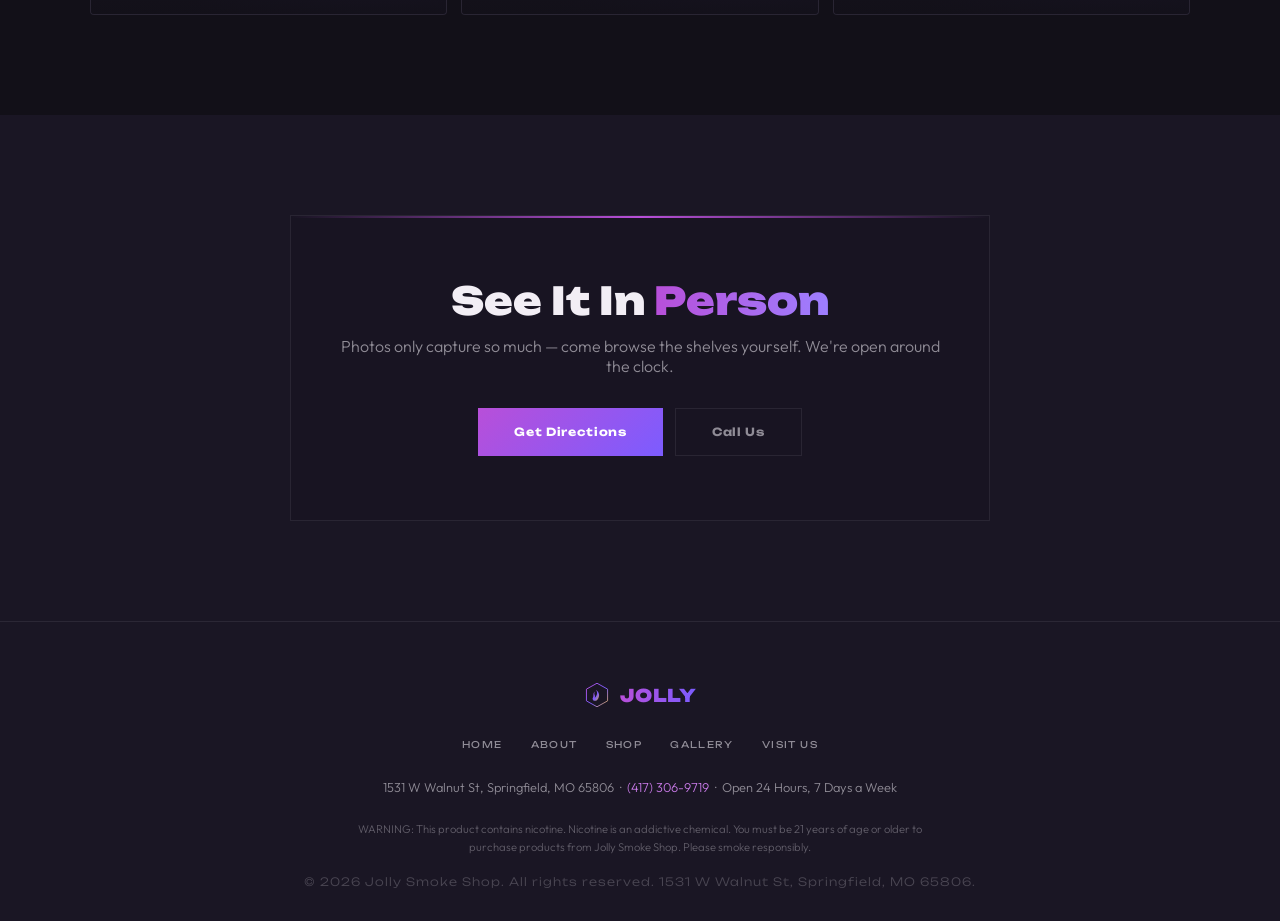
<file: gallery.html>
<!DOCTYPE html>
<html lang="en">
<head>
<meta charset="UTF-8">
<meta name="viewport" content="width=device-width, initial-scale=1.0">
<title>Gallery — Jolly Smoke Shop | Springfield, MO</title>
<meta name="description" content="Take a look inside Jolly Smoke Shop in Springfield, MO — glass collection, vape wall, jewelry case, and more.">
<link rel="canonical" href="https://www.jollysmokeshop.com/gallery.html">
<link rel="icon" type="image/svg+xml" href="assets/img/favicon.svg">
<link rel="preconnect" href="https://fonts.googleapis.com">
<link rel="preconnect" href="https://fonts.gstatic.com" crossorigin>
<link rel="stylesheet" href="assets/css/style.css">
<noscript><style>.reveal{opacity:1!important;transform:none!important}</style></noscript>
</head>
<body>

<!-- AGE GATE -->
<div class="age-gate" id="ageGate">
  <img src="assets/img/logo-mark.svg" class="ag-mark" alt="" width="64" height="64">
  <div class="ag-logo">JOLLY</div>
  <div class="ag-sub-brand">Smoke Shop &middot; Springfield, Missouri</div>
  <div class="ag-question">Are you 21 or older?</div>
  <p style="font-size:0.82rem;color:var(--muted);margin-bottom:32px;max-width:360px;margin-left:auto;margin-right:auto">
    You must be of legal smoking age to enter this website. Valid photo ID required for all purchases.
  </p>
  <div class="ag-btns">
    <button class="ag-yes" id="ageYes">Yes, I'm 21+</button>
    <a class="ag-no" href="https://www.google.com">I am Under 21</a>
  </div>
</div>

<!-- NAV -->
<nav id="siteNav">
  <a href="index.html" class="nav-brand-group">
    <img src="assets/img/logo-mark.svg" class="nav-mark" alt="Jolly Smoke Shop logo" width="30" height="30">
    <span class="nav-brand">JOLLY</span>
  </a>
  <ul class="nav-links">
    <li><a href="index.html">Home</a></li>
    <li><a href="about.html">About</a></li>
    <li><a href="products.html">Shop</a></li>
    <li><a href="gallery.html">Gallery</a></li>
    <li><a href="contact.html">Visit Us</a></li>
  </ul>
  <a href="tel:4173069719" class="nav-cta">Call (417) 306-9719</a>
  <button class="hamburger" id="hamburger" aria-label="Open menu">
    <span></span><span></span><span></span>
  </button>
</nav>
<div class="nav-scrim" id="navScrim"></div>
<div class="mobile-nav" id="mobileNav">
  <a href="index.html">Home</a>
  <a href="about.html">About</a>
  <a href="products.html">Shop</a>
  <a href="gallery.html">Gallery</a>
  <a href="contact.html">Visit Us</a>
  <a href="tel:4173069719" class="nav-cta">Call (417) 306-9719</a>
</div>

<!-- PAGE HERO -->
<section class="page-hero">
  <div class="hero-aura"></div>
  <div class="page-hero-inner">
    <div class="breadcrumb"><a href="index.html">Home</a> / Gallery</div>
    <h1>Step Inside<br><span>Jolly</span></h1>
    <p>A welcoming atmosphere, endless shelves, and the friendliest crew in Springfield. Here's a look around.</p>
  </div>
</section>

<!-- GALLERY -->
<section class="section section-tight" id="gallery">
  <div class="gallery-grid">
    <div class="gallery-item reveal">
      <div class="gallery-item-bg"></div>
      <div class="gallery-item-icon">&#127807;</div>
      <div class="gallery-item-overlay"><span>Glass Collection</span></div>
    </div>
    <div class="gallery-item reveal">
      <div class="gallery-item-bg"></div>
      <div class="gallery-item-icon">&#128167;</div>
      <div class="gallery-item-overlay"><span>Vape Wall</span></div>
    </div>
    <div class="gallery-item reveal">
      <div class="gallery-item-bg"></div>
      <div class="gallery-item-icon">&#127968;</div>
      <div class="gallery-item-overlay"><span>Shop Interior</span></div>
    </div>
    <div class="gallery-item reveal">
      <div class="gallery-item-bg"></div>
      <div class="gallery-item-icon">&#128167;</div>
      <div class="gallery-item-overlay"><span>Vape Selection</span></div>
    </div>
    <div class="gallery-item reveal">
      <div class="gallery-item-bg"></div>
      <div class="gallery-item-icon">&#128167;</div>
      <div class="gallery-item-overlay"><span>Disposable Wall</span></div>
    </div>
    <div class="gallery-item reveal">
      <div class="gallery-item-bg"></div>
      <div class="gallery-item-icon">&#128167;</div>
      <div class="gallery-item-overlay"><span>Pod Wall</span></div>
    </div>
    <div class="gallery-item reveal">
      <div class="gallery-item-bg"></div>
      <div class="gallery-item-icon">&#128141;</div>
      <div class="gallery-item-overlay"><span>Jewelry Case</span></div>
    </div>
    <div class="gallery-item reveal">
      <div class="gallery-item-bg"></div>
      <div class="gallery-item-icon">&#128293;</div>
      <div class="gallery-item-overlay"><span>Hand Pipes</span></div>
    </div>
    <div class="gallery-item reveal">
      <div class="gallery-item-bg"></div>
      <div class="gallery-item-icon">&#128684;</div>
      <div class="gallery-item-overlay"><span>Cigar Selection</span></div>
    </div>
    <div class="gallery-item reveal">
      <div class="gallery-item-bg"></div>
      <div class="gallery-item-icon">&#128295;</div>
      <div class="gallery-item-overlay"><span>Grinders & Gear</span></div>
    </div>
    <div class="gallery-item reveal">
      <div class="gallery-item-bg"></div>
      <div class="gallery-item-icon">&#10024;</div>
      <div class="gallery-item-overlay"><span>Incense Wall</span></div>
    </div>
    <div class="gallery-item reveal">
      <div class="gallery-item-bg"></div>
      <div class="gallery-item-icon">&#127873;</div>
      <div class="gallery-item-overlay"><span>Front Counter</span></div>
    </div>
  </div>
</section>

<!-- CTA -->
<section class="section section-alt" id="cta">
  <div class="cta-box reveal">
    <h2>See It In <span>Person</span></h2>
    <p>Photos only capture so much — come browse the shelves yourself. We're open around the clock.</p>
    <div class="hero-ctas" style="margin:0">
      <a href="contact.html" class="btn-hero btn-hero-primary">Get Directions</a>
      <a href="tel:4173069719" class="btn-hero btn-hero-secondary">Call Us</a>
    </div>
  </div>
</section>

<!-- FOOTER -->
<footer class="footer">
  <div class="footer-inner">
    <a href="index.html" class="footer-brand-group">
      <img src="assets/img/logo-mark.svg" class="footer-mark" alt="Jolly Smoke Shop logo" width="26" height="26">
      <span class="footer-brand">JOLLY</span>
    </a>
    <ul class="footer-links">
      <li><a href="index.html">Home</a></li>
      <li><a href="about.html">About</a></li>
      <li><a href="products.html">Shop</a></li>
      <li><a href="gallery.html">Gallery</a></li>
      <li><a href="contact.html">Visit Us</a></li>
    </ul>
    <p class="footer-quick">1531 W Walnut St, Springfield, MO 65806 &nbsp;&middot;&nbsp; <a href="tel:4173069719">(417) 306-9719</a> &nbsp;&middot;&nbsp; Open 24 Hours, 7 Days a Week</p>
    <p class="footer-warning">
      WARNING: This product contains nicotine. Nicotine is an addictive chemical. You must be 21 years of age or older to purchase products from Jolly Smoke Shop. Please smoke responsibly.
    </p>
    <p class="footer-copy">&copy; 2026 Jolly Smoke Shop. All rights reserved. 1531 W Walnut St, Springfield, MO 65806.</p>
  </div>
</footer>

<!-- MOBILE CALL -->
<a href="tel:4173069719" class="mobile-call" aria-label="Call Jolly Smoke Shop">
  <svg viewBox="0 0 24 24" fill="none" stroke="currentColor" stroke-width="2.5" stroke-linecap="round" stroke-linejoin="round"><path d="M22 16.92v3a2 2 0 0 1-2.18 2 19.79 19.79 0 0 1-8.63-3.07 19.5 19.5 0 0 1-6-6 19.79 19.79 0 0 1-3.07-8.67A2 2 0 0 1 4.11 2h3a2 2 0 0 1 2 1.72c.127.96.361 1.903.7 2.81a2 2 0 0 1-.45 2.11L8.09 9.91a16 16 0 0 0 6 6l1.27-1.27a2 2 0 0 1 2.11-.45c.907.339 1.85.573 2.81.7A2 2 0 0 1 22 16.92z"/></svg>
</a>

<script src="assets/js/script.js"></script>
</body>
</html>
</file>
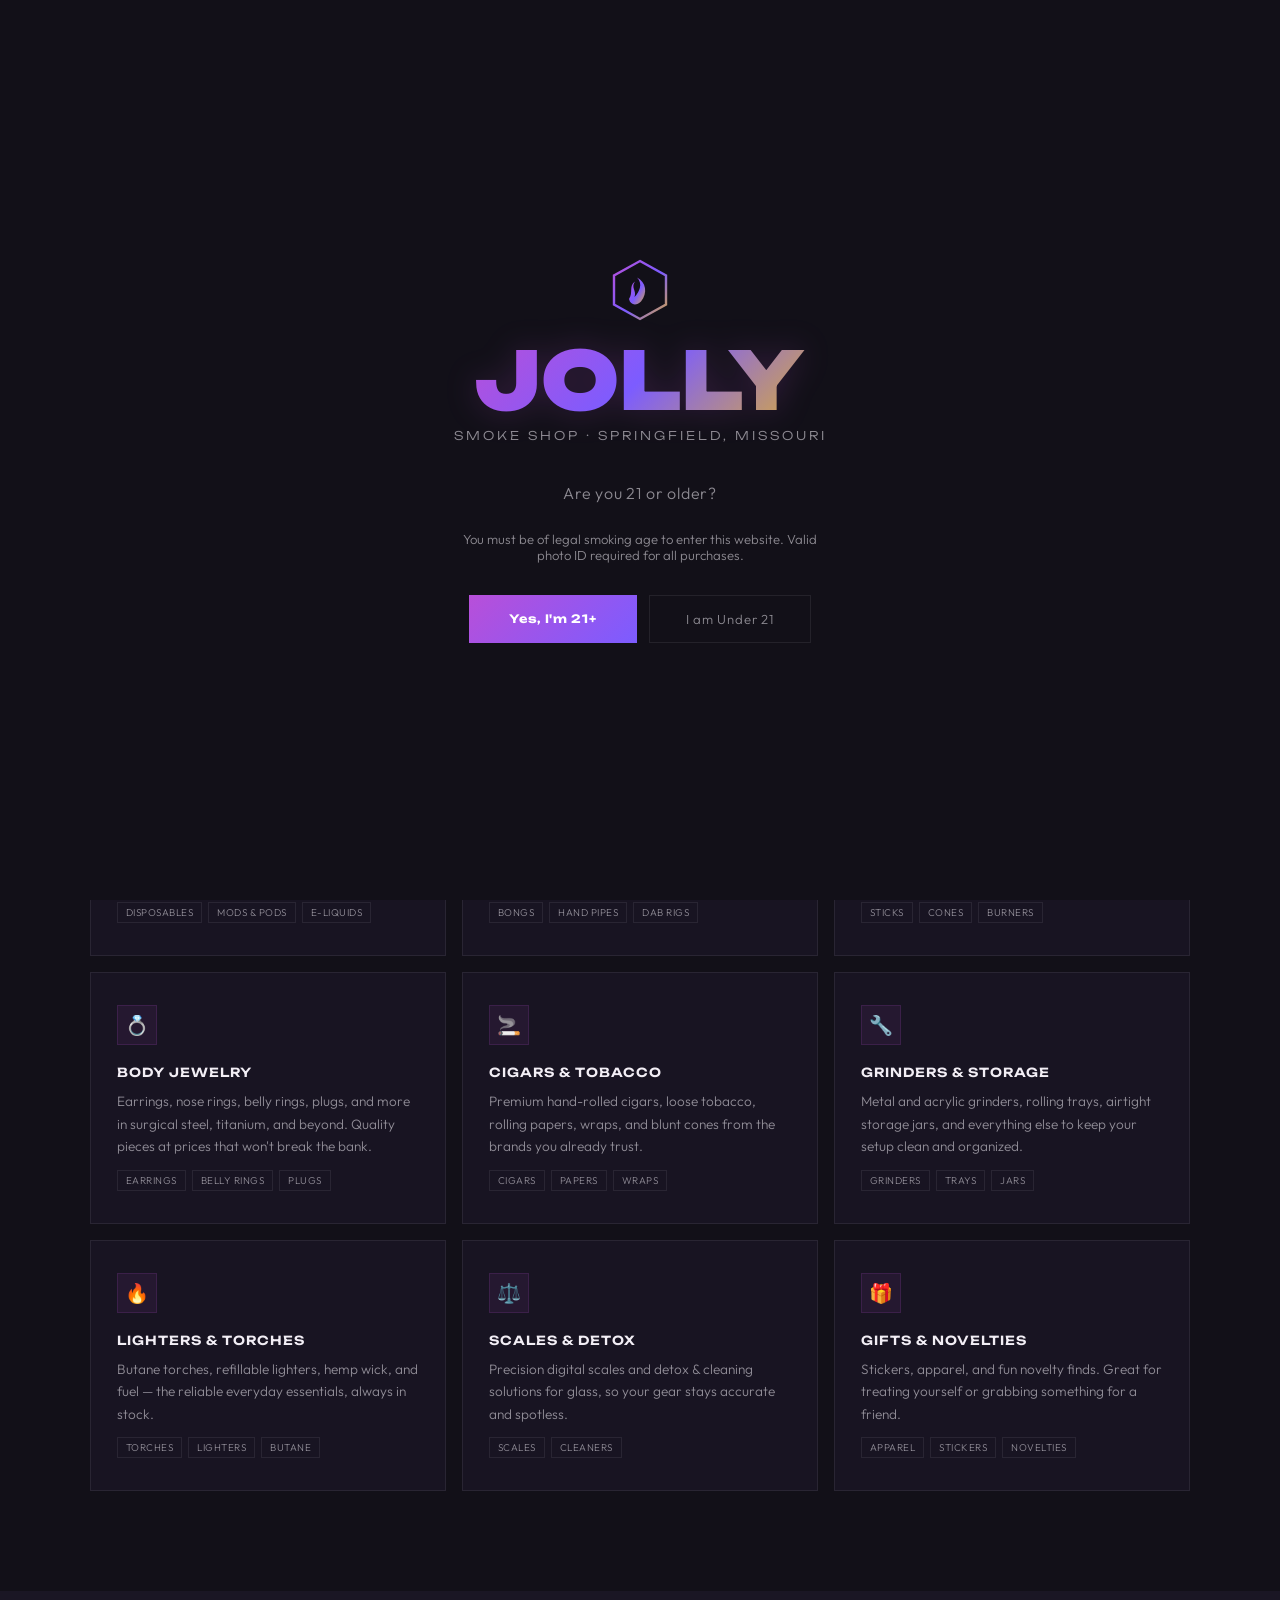
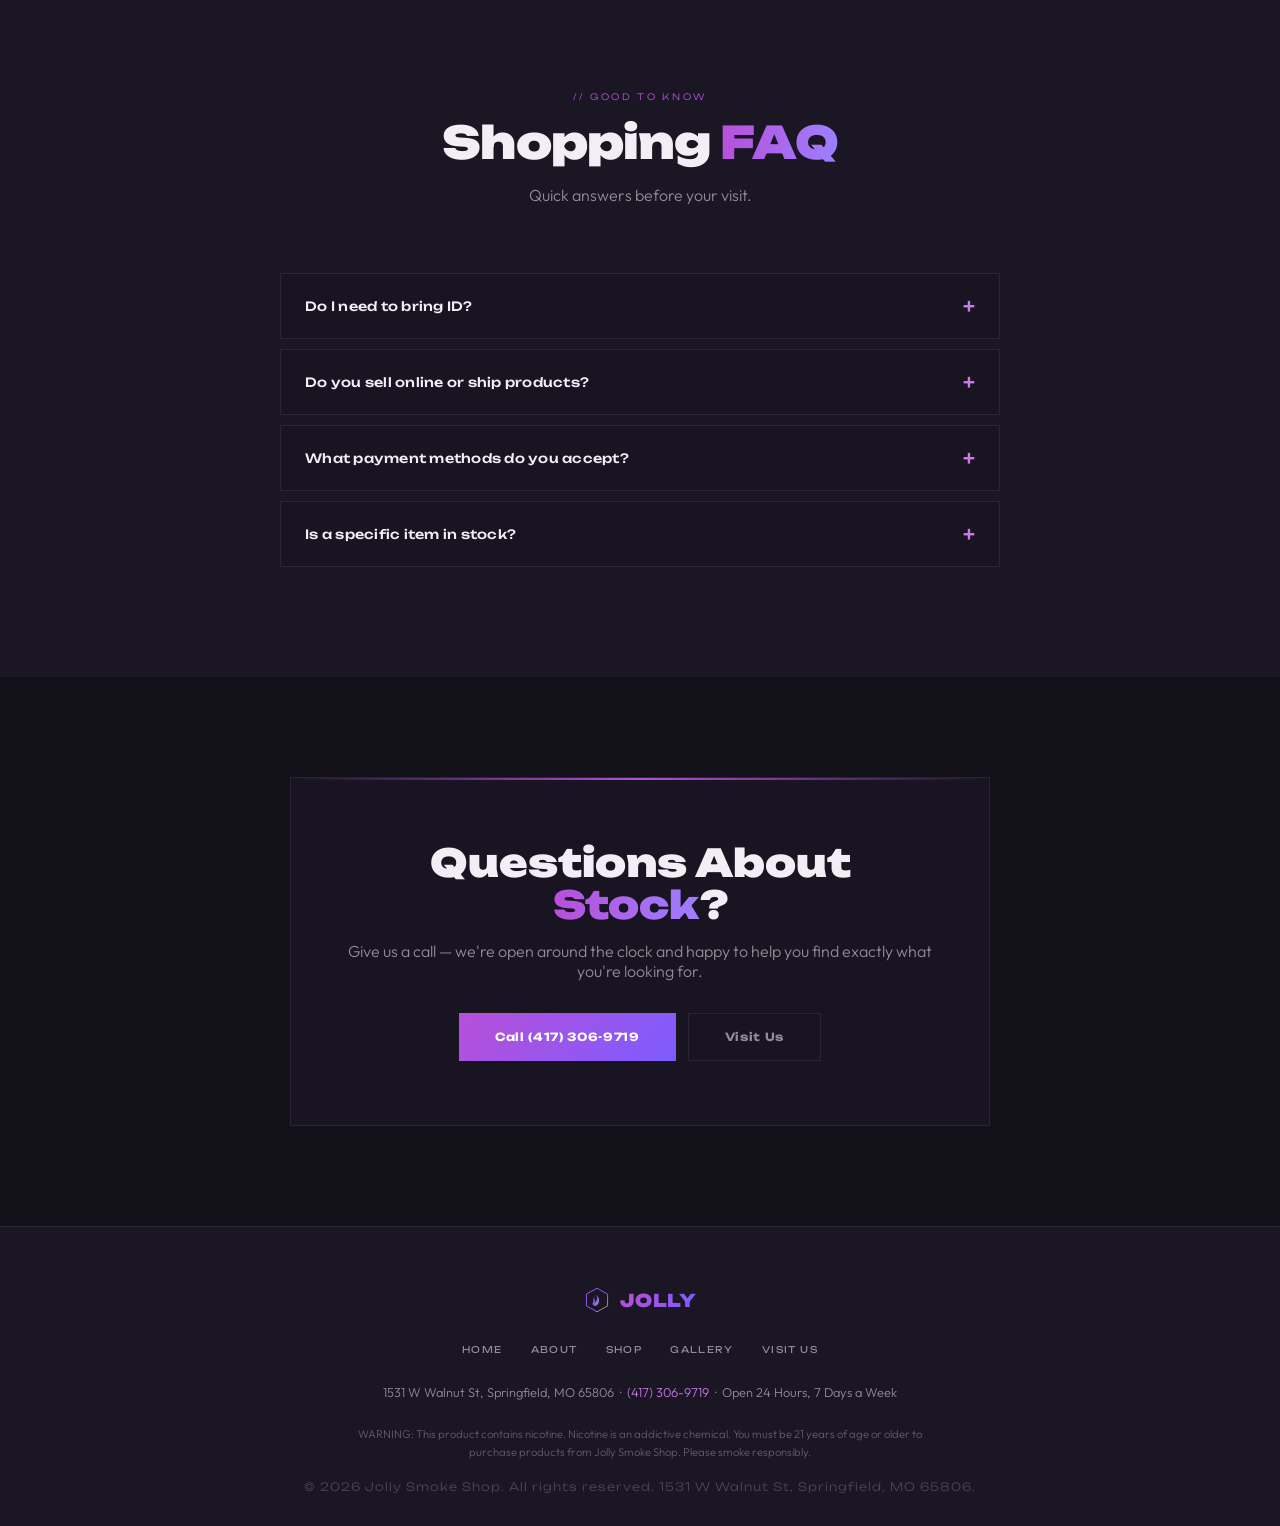
<file: products.html>
<!DOCTYPE html>
<html lang="en">
<head>
<meta charset="UTF-8">
<meta name="viewport" content="width=device-width, initial-scale=1.0">
<title>Shop Our Selection — Jolly Smoke Shop | Springfield, MO</title>
<meta name="description" content="Vapes, glass, incense, body jewelry, cigars, grinders & more at Jolly Smoke Shop in Springfield, MO. Huge selection, fair prices, open 24/7. Must be 21+.">
<link rel="canonical" href="https://www.jollysmokeshop.com/products.html">
<link rel="icon" type="image/svg+xml" href="assets/img/favicon.svg">
<link rel="preconnect" href="https://fonts.googleapis.com">
<link rel="preconnect" href="https://fonts.gstatic.com" crossorigin>
<link rel="stylesheet" href="assets/css/style.css">
<noscript><style>.reveal{opacity:1!important;transform:none!important}</style></noscript>
</head>
<body>

<!-- AGE GATE -->
<div class="age-gate" id="ageGate">
  <img src="assets/img/logo-mark.svg" class="ag-mark" alt="" width="64" height="64">
  <div class="ag-logo">JOLLY</div>
  <div class="ag-sub-brand">Smoke Shop &middot; Springfield, Missouri</div>
  <div class="ag-question">Are you 21 or older?</div>
  <p style="font-size:0.82rem;color:var(--muted);margin-bottom:32px;max-width:360px;margin-left:auto;margin-right:auto">
    You must be of legal smoking age to enter this website. Valid photo ID required for all purchases.
  </p>
  <div class="ag-btns">
    <button class="ag-yes" id="ageYes">Yes, I'm 21+</button>
    <a class="ag-no" href="https://www.google.com">I am Under 21</a>
  </div>
</div>

<!-- NAV -->
<nav id="siteNav">
  <a href="index.html" class="nav-brand-group">
    <img src="assets/img/logo-mark.svg" class="nav-mark" alt="Jolly Smoke Shop logo" width="30" height="30">
    <span class="nav-brand">JOLLY</span>
  </a>
  <ul class="nav-links">
    <li><a href="index.html">Home</a></li>
    <li><a href="about.html">About</a></li>
    <li><a href="products.html">Shop</a></li>
    <li><a href="gallery.html">Gallery</a></li>
    <li><a href="contact.html">Visit Us</a></li>
  </ul>
  <a href="tel:4173069719" class="nav-cta">Call (417) 306-9719</a>
  <button class="hamburger" id="hamburger" aria-label="Open menu">
    <span></span><span></span><span></span>
  </button>
</nav>
<div class="nav-scrim" id="navScrim"></div>
<div class="mobile-nav" id="mobileNav">
  <a href="index.html">Home</a>
  <a href="about.html">About</a>
  <a href="products.html">Shop</a>
  <a href="gallery.html">Gallery</a>
  <a href="contact.html">Visit Us</a>
  <a href="tel:4173069719" class="nav-cta">Call (417) 306-9719</a>
</div>

<!-- PAGE HERO -->
<section class="page-hero">
  <div class="hero-aura"></div>
  <div class="page-hero-inner">
    <div class="breadcrumb"><a href="index.html">Home</a> / Shop</div>
    <h1>Curated For Every<br><span>Preference</span></h1>
    <p>From premium vapes to hand-blown glass, incense to body jewelry — if you can smoke it, wear it, or vibe with it, we've got it.</p>
  </div>
</section>

<!-- COMPLIANCE NOTE -->
<section class="section section-tight" style="padding-bottom:0">
  <div class="compliance-note reveal">
    <strong>21+ Only.</strong> Valid government-issued photo ID is required for every purchase, every visit, no exceptions. Product availability varies by stock — call ahead to check on a specific item.
  </div>
</section>

<!-- PRODUCTS -->
<section class="section section-tight" id="products">
  <div class="products-grid">
    <div class="product-card reveal">
      <div class="product-icon">&#128167;</div>
      <h3>Vapes & E-Liquids</h3>
      <p>Top brands, the latest devices, and a huge flavor selection. Disposables, mods, pods, coils, and premium e-juices for every taste.</p>
      <div class="product-tags"><span>Disposables</span><span>Mods & Pods</span><span>E-Liquids</span></div>
    </div>
    <div class="product-card reveal">
      <div class="product-icon">&#127807;</div>
      <h3>Glass & Pipes</h3>
      <p>Hand-blown glass pipes, water pipes, bongs, and dab rigs from beginner-friendly to collector-grade, plus every accessory to match.</p>
      <div class="product-tags"><span>Bongs</span><span>Hand Pipes</span><span>Dab Rigs</span></div>
    </div>
    <div class="product-card reveal">
      <div class="product-icon">&#128293;</div>
      <h3>Incense & Aromatics</h3>
      <p>Premium incense sticks, cones, resins, and burners in dozens of fragrances. Fill your space with a scent you'll actually love.</p>
      <div class="product-tags"><span>Sticks</span><span>Cones</span><span>Burners</span></div>
    </div>
    <div class="product-card reveal">
      <div class="product-icon">&#128141;</div>
      <h3>Body Jewelry</h3>
      <p>Earrings, nose rings, belly rings, plugs, and more in surgical steel, titanium, and beyond. Quality pieces at prices that won't break the bank.</p>
      <div class="product-tags"><span>Earrings</span><span>Belly Rings</span><span>Plugs</span></div>
    </div>
    <div class="product-card reveal">
      <div class="product-icon">&#128684;</div>
      <h3>Cigars & Tobacco</h3>
      <p>Premium hand-rolled cigars, loose tobacco, rolling papers, wraps, and blunt cones from the brands you already trust.</p>
      <div class="product-tags"><span>Cigars</span><span>Papers</span><span>Wraps</span></div>
    </div>
    <div class="product-card reveal">
      <div class="product-icon">&#128295;</div>
      <h3>Grinders & Storage</h3>
      <p>Metal and acrylic grinders, rolling trays, airtight storage jars, and everything else to keep your setup clean and organized.</p>
      <div class="product-tags"><span>Grinders</span><span>Trays</span><span>Jars</span></div>
    </div>
    <div class="product-card reveal">
      <div class="product-icon">&#128293;</div>
      <h3>Lighters & Torches</h3>
      <p>Butane torches, refillable lighters, hemp wick, and fuel — the reliable everyday essentials, always in stock.</p>
      <div class="product-tags"><span>Torches</span><span>Lighters</span><span>Butane</span></div>
    </div>
    <div class="product-card reveal">
      <div class="product-icon">&#9878;&#65039;</div>
      <h3>Scales & Detox</h3>
      <p>Precision digital scales and detox & cleaning solutions for glass, so your gear stays accurate and spotless.</p>
      <div class="product-tags"><span>Scales</span><span>Cleaners</span></div>
    </div>
    <div class="product-card reveal">
      <div class="product-icon">&#127873;</div>
      <h3>Gifts & Novelties</h3>
      <p>Stickers, apparel, and fun novelty finds. Great for treating yourself or grabbing something for a friend.</p>
      <div class="product-tags"><span>Apparel</span><span>Stickers</span><span>Novelties</span></div>
    </div>
  </div>
</section>

<!-- FAQ -->
<section class="section section-alt" id="faq">
  <div class="section-header reveal">
    <span class="section-eyebrow">// Good to Know</span>
    <h2 class="section-title">Shopping <span>FAQ</span></h2>
    <p class="section-desc">Quick answers before your visit.</p>
  </div>
  <div class="faq-list">
    <details class="faq-item reveal">
      <summary>Do I need to bring ID?</summary>
      <p>Yes. A valid, unexpired government-issued photo ID is required for every purchase, every time, regardless of how old you look. It's a firm store policy with no exceptions.</p>
    </details>
    <details class="faq-item reveal">
      <summary>Do you sell online or ship products?</summary>
      <p>Not currently — we're an in-store-only shop. Call us at (417) 306-9719 to ask about availability, or stop by any time since we're open 24 hours a day.</p>
    </details>
    <details class="faq-item reveal">
      <summary>What payment methods do you accept?</summary>
      <p>We accept major debit and credit cards as well as cash. Give us a call if you have a question about a specific payment method.</p>
    </details>
    <details class="faq-item reveal">
      <summary>Is a specific item in stock?</summary>
      <p>Our selection changes often. The fastest way to check is to call (417) 306-9719 — our staff can tell you what's on the shelf right now.</p>
    </details>
  </div>
</section>

<!-- CTA -->
<section class="section" id="cta">
  <div class="cta-box reveal">
    <h2>Questions About <span>Stock</span>?</h2>
    <p>Give us a call — we're open around the clock and happy to help you find exactly what you're looking for.</p>
    <div class="hero-ctas" style="margin:0">
      <a href="tel:4173069719" class="btn-hero btn-hero-primary">Call (417) 306-9719</a>
      <a href="contact.html" class="btn-hero btn-hero-secondary">Visit Us</a>
    </div>
  </div>
</section>

<!-- FOOTER -->
<footer class="footer">
  <div class="footer-inner">
    <a href="index.html" class="footer-brand-group">
      <img src="assets/img/logo-mark.svg" class="footer-mark" alt="Jolly Smoke Shop logo" width="26" height="26">
      <span class="footer-brand">JOLLY</span>
    </a>
    <ul class="footer-links">
      <li><a href="index.html">Home</a></li>
      <li><a href="about.html">About</a></li>
      <li><a href="products.html">Shop</a></li>
      <li><a href="gallery.html">Gallery</a></li>
      <li><a href="contact.html">Visit Us</a></li>
    </ul>
    <p class="footer-quick">1531 W Walnut St, Springfield, MO 65806 &nbsp;&middot;&nbsp; <a href="tel:4173069719">(417) 306-9719</a> &nbsp;&middot;&nbsp; Open 24 Hours, 7 Days a Week</p>
    <p class="footer-warning">
      WARNING: This product contains nicotine. Nicotine is an addictive chemical. You must be 21 years of age or older to purchase products from Jolly Smoke Shop. Please smoke responsibly.
    </p>
    <p class="footer-copy">&copy; 2026 Jolly Smoke Shop. All rights reserved. 1531 W Walnut St, Springfield, MO 65806.</p>
  </div>
</footer>

<!-- MOBILE CALL -->
<a href="tel:4173069719" class="mobile-call" aria-label="Call Jolly Smoke Shop">
  <svg viewBox="0 0 24 24" fill="none" stroke="currentColor" stroke-width="2.5" stroke-linecap="round" stroke-linejoin="round"><path d="M22 16.92v3a2 2 0 0 1-2.18 2 19.79 19.79 0 0 1-8.63-3.07 19.5 19.5 0 0 1-6-6 19.79 19.79 0 0 1-3.07-8.67A2 2 0 0 1 4.11 2h3a2 2 0 0 1 2 1.72c.127.96.361 1.903.7 2.81a2 2 0 0 1-.45 2.11L8.09 9.91a16 16 0 0 0 6 6l1.27-1.27a2 2 0 0 1 2.11-.45c.907.339 1.85.573 2.81.7A2 2 0 0 1 22 16.92z"/></svg>
</a>

<script src="assets/js/script.js"></script>
</body>
</html>
</file>
<file: assets/css/style.css>
/* ============================================================
   Jolly Smoke Shop — shared stylesheet
   ============================================================ */

@import url('https://fonts.googleapis.com/css2?family=Unbounded:wght@300;400;600;700;900&family=Outfit:wght@300;400;500;600&display=swap');

:root {
  --fuchsia:  #b84fd9;
  --fuchsia2: #c97ae8;
  --violet:   #7c5cff;
  --violet2:  #9d7fff;
  --gold:     #d4a843;
  --gold2:    #e8c060;
  --lime:     #7cb342;
  --bg:       #121018;
  --bg2:      #1a1624;
  --bg3:      #221c30;
  --card:     #181422;
  --text:     #f2eef5;
  --muted:    rgba(242,238,245,0.55);
  --dim:      rgba(242,238,245,0.14);
  --border:   rgba(242,238,245,0.08);
  --glow-f:   rgba(184,79,217,0.15);
  --success:  #5cb85c;
}

*, *::before, *::after { box-sizing: border-box; margin: 0; padding: 0; }
html { scroll-behavior: smooth; }
body {
  background: var(--bg);
  color: var(--text);
  font-family: 'Outfit', sans-serif;
  font-weight: 300;
  overflow-x: hidden;
  min-height: 100vh;
}

body::before {
  content: '';
  position: fixed; inset: 0; z-index: 0; pointer-events: none;
  background: repeating-linear-gradient(
    0deg, transparent, transparent 3px,
    rgba(0,0,0,0.03) 3px, rgba(0,0,0,0.03) 4px
  );
}

a { color: inherit; }
img { max-width: 100%; display: block; }

/* ─── AGE GATE ─── */
.age-gate {
  position: fixed; inset: 0; z-index: 9000;
  background: var(--bg);
  display: flex; flex-direction: column; align-items: center; justify-content: center;
  text-align: center; padding: 40px;
  transition: opacity 0.5s, visibility 0.5s;
}
.age-gate.gone { opacity: 0; visibility: hidden; pointer-events: none; }
.ag-mark { width: 64px; height: 64px; margin: 0 auto 18px; }
.ag-logo {
  font-family: 'Unbounded', sans-serif; font-weight: 900;
  font-size: clamp(2.5rem, 8vw, 5rem); line-height: 1; margin-bottom: 8px;
  background: linear-gradient(135deg, var(--fuchsia), var(--violet), var(--gold));
  -webkit-background-clip: text; -webkit-text-fill-color: transparent; background-clip: text;
  filter: drop-shadow(0 0 16px rgba(184,79,217,0.2));
}
.ag-sub-brand {
  font-family: 'Unbounded', sans-serif; font-weight: 300;
  font-size: 0.75rem; letter-spacing: 0.25em; text-transform: uppercase;
  color: var(--muted); margin-bottom: 40px;
}
.ag-question { font-size: 1rem; color: var(--muted); margin-bottom: 28px; letter-spacing: 0.05em; }
.ag-btns { display: flex; gap: 12px; flex-wrap: wrap; justify-content: center; }
.ag-yes {
  font-family: 'Unbounded', sans-serif; font-weight: 700;
  font-size: 0.72rem; letter-spacing: 0.06em;
  padding: 15px 40px; border: none; cursor: pointer;
  background: linear-gradient(135deg, var(--fuchsia), var(--violet));
  color: #fff; transition: opacity 0.2s, transform 0.2s;
}
.ag-yes:hover { opacity: 0.85; transform: translateY(-2px); }
.ag-no {
  font-size: 0.82rem; letter-spacing: 0.06em;
  padding: 15px 36px; background: transparent;
  border: 1px solid var(--border); color: var(--muted); text-decoration: none;
  transition: border-color 0.2s;
}
.ag-no:hover { border-color: var(--muted); }

/* ─── NAV ─── */
nav {
  position: sticky; top: 0; z-index: 200;
  display: flex; align-items: center; justify-content: space-between;
  padding: 14px 52px;
  background: rgba(18,16,24,0.97);
  border-bottom: 1px solid var(--border);
  backdrop-filter: blur(16px);
}
.nav-brand-group { display: flex; align-items: center; gap: 10px; text-decoration: none; }
.nav-mark { width: 30px; height: 30px; flex-shrink: 0; }
.nav-brand {
  font-family: 'Unbounded', sans-serif; font-weight: 900;
  font-size: 1.2rem; text-decoration: none; letter-spacing: 0.02em;
  background: linear-gradient(90deg, var(--fuchsia), var(--violet));
  -webkit-background-clip: text; -webkit-text-fill-color: transparent; background-clip: text;
}
.nav-links {
  display: flex; gap: 32px; align-items: center;
  list-style: none;
}
.nav-links a {
  font-family: 'Unbounded', sans-serif; font-weight: 400;
  font-size: 0.6rem; letter-spacing: 0.15em; text-transform: uppercase;
  color: var(--muted); text-decoration: none;
  transition: color 0.25s;
  position: relative;
}
.nav-links a::after {
  content: ''; position: absolute; bottom: -4px; left: 0;
  width: 0; height: 1.5px; background: var(--fuchsia);
  transition: width 0.25s;
}
.nav-links a:hover, .nav-links a.active { color: var(--fuchsia2); }
.nav-links a:hover::after, .nav-links a.active::after { width: 100%; }
.nav-cta {
  font-family: 'Unbounded', sans-serif; font-weight: 600;
  font-size: 0.6rem; letter-spacing: 0.08em;
  padding: 10px 22px; border: none; cursor: pointer;
  background: linear-gradient(135deg, var(--fuchsia), var(--violet));
  color: #fff; transition: opacity 0.2s; text-decoration: none;
  display: inline-block;
}
.nav-cta:hover { opacity: 0.85; }
.hamburger {
  display: none; flex-direction: column; gap: 5px;
  background: none; border: none; cursor: pointer; padding: 8px;
}
.hamburger span { width: 22px; height: 1.5px; background: var(--text); border-radius: 1px; transition: transform 0.2s, opacity 0.2s; }

.mobile-nav {
  display: none;
  position: fixed; top: 0; right: 0; bottom: 0;
  width: min(78vw, 320px); z-index: 500;
  background: var(--bg2); border-left: 1px solid var(--border);
  padding: 90px 32px 32px;
  transform: translateX(100%);
  transition: transform 0.3s ease;
  flex-direction: column; gap: 26px;
}
.mobile-nav.open { transform: translateX(0); }
.mobile-nav a {
  font-family: 'Unbounded', sans-serif; font-weight: 500;
  font-size: 0.75rem; letter-spacing: 0.12em; text-transform: uppercase;
  color: var(--text); text-decoration: none;
}
.mobile-nav a.active { color: var(--fuchsia2); }
.mobile-nav .nav-cta { text-align: center; margin-top: 8px; }
.nav-scrim {
  display: none; position: fixed; inset: 0; z-index: 450;
  background: rgba(0,0,0,0.5);
}
.nav-scrim.open { display: block; }

/* ─── HERO (home) ─── */
.hero {
  position: relative;
  min-height: 100vh;
  display: flex; align-items: center; justify-content: center;
  overflow: hidden; padding-top: 60px;
}
.hero-aura {
  position: absolute; inset: 0; pointer-events: none; z-index: 0;
  background:
    radial-gradient(ellipse 50% 100% at 0% 50%, rgba(184,79,217,0.06) 0%, transparent 60%),
    radial-gradient(ellipse 40% 60% at 100% 70%, rgba(124,92,255,0.04) 0%, transparent 50%);
}
.hero-inner {
  position: relative; z-index: 1;
  text-align: center; max-width: 800px;
  padding: 0 24px;
}
.hero-eyebrow {
  display: inline-flex; align-items: center; gap: 10px;
  font-family: 'Unbounded', sans-serif; font-weight: 400;
  font-size: 0.65rem; letter-spacing: 0.25em; text-transform: uppercase;
  color: var(--fuchsia); margin-bottom: 28px;
}
.hero-eyebrow .dot {
  width: 6px; height: 6px; border-radius: 50%;
  background: var(--success);
  box-shadow: 0 0 10px var(--success);
  animation: pulse 2s ease-in-out infinite;
}
@keyframes pulse { 0%,100%{opacity:1} 50%{opacity:0.5} }

.hero-title {
  font-family: 'Unbounded', sans-serif; font-weight: 900;
  font-size: clamp(2.5rem, 7vw, 5rem); line-height: 1.05;
  letter-spacing: -0.02em; margin-bottom: 24px;
}
.hero-title span {
  background: linear-gradient(90deg, var(--fuchsia), var(--violet2));
  -webkit-background-clip: text; -webkit-text-fill-color: transparent; background-clip: text;
}
.hero-subtitle {
  font-size: 1.05rem; color: var(--muted); max-width: 520px;
  margin: 0 auto 36px; line-height: 1.75;
}
.hero-badges {
  display: flex; gap: 10px; justify-content: center; flex-wrap: wrap;
  margin-bottom: 36px;
}
.hero-badge {
  font-family: 'Unbounded', sans-serif; font-weight: 600;
  font-size: 0.55rem; letter-spacing: 0.15em; text-transform: uppercase;
  padding: 6px 14px; border: 1px solid rgba(184,79,217,0.22);
  color: var(--fuchsia2); background: rgba(184,79,217,0.05);
}
.hero-badge.gold { color: var(--gold); border-color: rgba(212,168,67,0.22); background: rgba(212,168,67,0.05); }
.hero-badge.lime { color: var(--lime); border-color: rgba(124,179,66,0.22); background: rgba(124,179,66,0.05); }

.hero-ctas { display: flex; gap: 12px; justify-content: center; flex-wrap: wrap; }
.btn-hero {
  font-family: 'Unbounded', sans-serif; font-weight: 700;
  font-size: 0.7rem; letter-spacing: 0.06em;
  padding: 16px 36px; border: none; cursor: pointer;
  transition: opacity 0.2s, transform 0.2s;
  text-decoration: none; display: inline-flex; align-items: center; justify-content: center;
}
.btn-hero:hover { opacity: 0.85; transform: translateY(-2px); }
.btn-hero-primary {
  background: linear-gradient(135deg, var(--fuchsia), var(--violet));
  color: #fff;
}
.btn-hero-secondary {
  background: transparent;
  border: 1px solid var(--border);
  color: var(--muted);
}
.btn-hero-secondary:hover { border-color: rgba(184,79,217,0.35); color: var(--fuchsia2); }

.hero-meta {
  display: flex; gap: 32px; justify-content: center; flex-wrap: wrap;
  margin-top: 48px;
  font-family: 'Unbounded', sans-serif; font-weight: 300;
  font-size: 0.6rem; letter-spacing: 0.2em; text-transform: uppercase;
  color: var(--muted);
}

.scroll-cue {
  position: absolute; bottom: 32px; left: 50%; transform: translateX(-50%);
  display: flex; flex-direction: column; align-items: center; gap: 8px;
  color: var(--muted);
  font-family: 'Unbounded', sans-serif; font-weight: 300;
  font-size: 0.6rem; letter-spacing: 3px; text-transform: uppercase;
  animation: fadePulse 3s ease-in-out infinite; z-index: 1;
}
.scroll-cue svg { width: 18px; height: 18px; stroke: var(--muted); }
@keyframes fadePulse { 0%,100%{opacity:0.3} 50%{opacity:0.7} }

/* ─── PAGE HERO (interior pages) ─── */
.page-hero {
  position: relative; overflow: hidden;
  padding: 84px 24px 70px; text-align: center;
}
.page-hero .hero-aura { }
.page-hero-inner { position: relative; z-index: 1; max-width: 700px; margin: 0 auto; }
.breadcrumb {
  font-family: 'Unbounded', sans-serif; font-weight: 400;
  font-size: 0.58rem; letter-spacing: 0.15em; text-transform: uppercase;
  color: var(--muted); margin-bottom: 22px;
}
.breadcrumb a { color: var(--fuchsia2); text-decoration: none; }
.breadcrumb a:hover { text-decoration: underline; }
.page-hero h1 {
  font-family: 'Unbounded', sans-serif; font-weight: 900;
  font-size: clamp(2.2rem, 5.5vw, 3.6rem); line-height: 1.05;
  letter-spacing: -0.02em; margin-bottom: 16px;
}
.page-hero h1 span {
  background: linear-gradient(90deg, var(--fuchsia), var(--violet2));
  -webkit-background-clip: text; -webkit-text-fill-color: transparent; background-clip: text;
}
.page-hero p { font-size: 1rem; color: var(--muted); line-height: 1.75; max-width: 540px; margin: 0 auto; }

/* ─── MARQUEE ─── */
.marquee {
  background: var(--bg2);
  border-top: 1px solid var(--border);
  border-bottom: 1px solid var(--border);
  overflow: hidden; white-space: nowrap; padding: 16px 0;
}
.marquee-track {
  display: inline-flex; gap: 48px;
  animation: scroll-left 30s linear infinite;
}
.marquee-track span {
  font-family: 'Unbounded', sans-serif; font-weight: 600;
  font-size: 0.65rem; letter-spacing: 0.2em; text-transform: uppercase;
  color: var(--muted);
}
.marquee-track span::after {
  content: ''; display: inline-block; width: 4px; height: 4px;
  border-radius: 50%; background: var(--fuchsia); margin-left: 48px;
  vertical-align: middle; opacity: 0.4;
}
@keyframes scroll-left { 0%{transform:translateX(0)} 100%{transform:translateX(-50%)} }

/* ─── SECTIONS ─── */
.section { padding: 100px 52px; position: relative; }
.section-alt { background: var(--bg2); }
.section-tight { padding-top: 60px; }
.section-header {
  text-align: center; max-width: 620px;
  margin: 0 auto 64px;
}
.section-header.left { text-align: left; margin-left: 0; }
.section-eyebrow {
  font-family: 'Unbounded', sans-serif; font-weight: 300;
  font-size: 0.55rem; letter-spacing: 0.3em; text-transform: uppercase;
  color: var(--fuchsia); margin-bottom: 16px; display: block;
}
.section-title {
  font-family: 'Unbounded', sans-serif; font-weight: 900;
  font-size: clamp(1.8rem, 4vw, 2.8rem); line-height: 1.1;
  letter-spacing: -0.02em; margin-bottom: 14px;
}
.section-title span {
  background: linear-gradient(90deg, var(--fuchsia), var(--violet2));
  -webkit-background-clip: text; -webkit-text-fill-color: transparent; background-clip: text;
}
.section-desc {
  font-size: 1rem; color: var(--muted); line-height: 1.75;
  max-width: 520px; margin: 0 auto;
}
.section-header.left .section-desc { margin: 0; }

.section-footer-link { text-align: center; margin-top: 48px; }

/* ─── ABOUT ─── */
.about-grid {
  display: grid; grid-template-columns: 1fr 1fr;
  gap: 80px; align-items: center; max-width: 1100px; margin: 0 auto;
}
.about-text p {
  font-size: 0.95rem; color: var(--muted); line-height: 1.8;
  margin-bottom: 18px;
}
.about-text strong { color: var(--text); font-weight: 500; }

.about-stats {
  display: grid; grid-template-columns: 1fr 1fr;
  gap: 14px;
}
.stat-card {
  background: var(--card); border: 1px solid var(--border);
  padding: 28px 22px; text-align: center;
  transition: border-color 0.2s, transform 0.2s;
}
.stat-card:hover {
  border-color: rgba(184,79,217,0.2);
  transform: translateY(-2px);
}
.stat-label {
  font-family: 'Unbounded', sans-serif; font-weight: 300;
  font-size: 0.5rem; letter-spacing: 0.25em; text-transform: uppercase;
  color: var(--muted); margin-bottom: 10px;
}
.stat-val {
  font-family: 'Unbounded', sans-serif; font-weight: 900;
  font-size: 2.2rem; line-height: 1;
}
.stat-val.f { color: var(--fuchsia); }
.stat-val.g { color: var(--gold); }
.stat-val.s { color: var(--success); }
.stat-val.m { color: var(--muted); }

/* ─── VALUES ─── */
.values-grid {
  display: grid; grid-template-columns: repeat(3, 1fr);
  gap: 16px; max-width: 1100px; margin: 0 auto;
}
.value-card {
  background: var(--card); border: 1px solid var(--border);
  padding: 36px 28px; text-align: center;
  transition: border-color 0.2s, transform 0.2s;
}
.value-card:hover { border-color: rgba(184,79,217,0.2); transform: translateY(-3px); }
.value-icon {
  width: 48px; height: 48px; margin: 0 auto 20px;
  display: flex; align-items: center; justify-content: center;
  background: rgba(184,79,217,0.08); border: 1px solid rgba(184,79,217,0.15);
  color: var(--fuchsia); font-size: 1.3rem; border-radius: 50%;
}
.value-card h3 {
  font-family: 'Unbounded', sans-serif; font-weight: 600;
  font-size: 0.8rem; letter-spacing: 0.06em; text-transform: uppercase;
  margin-bottom: 12px;
}
.value-card p { font-size: 0.88rem; color: var(--muted); line-height: 1.7; }

/* ─── HOURS TABLE ─── */
.hours-table {
  max-width: 460px; margin: 0 auto;
  border: 1px solid var(--border); background: var(--card);
}
.hours-table .hours-row {
  display: flex; justify-content: space-between;
  padding: 14px 24px; border-bottom: 1px solid var(--border);
  font-size: 0.88rem;
}
.hours-table .hours-row:last-child { border-bottom: none; }
.hours-table .hours-day { color: var(--text); font-weight: 400; }
.hours-table .hours-time { color: var(--success); font-weight: 500; letter-spacing: 0.03em; }

/* ─── PRODUCTS ─── */
.products-grid {
  display: grid; grid-template-columns: repeat(3, 1fr);
  gap: 16px; max-width: 1100px; margin: 0 auto;
}
.product-card {
  background: var(--card); border: 1px solid var(--border);
  padding: 32px 26px;
  transition: border-color 0.2s, transform 0.2s;
  position: relative; overflow: hidden;
}
.product-card::before {
  content: ''; position: absolute; top: 0; left: 0; right: 0;
  height: 2px;
  background: linear-gradient(90deg, transparent, var(--fuchsia), transparent);
  opacity: 0; transition: opacity 0.2s;
}
.product-card:hover {
  border-color: rgba(184,79,217,0.2);
  transform: translateY(-4px);
}
.product-card:hover::before { opacity: 1; }

.product-icon {
  width: 40px; height: 40px;
  display: flex; align-items: center; justify-content: center;
  background: rgba(184,79,217,0.08); border: 1px solid rgba(184,79,217,0.15);
  color: var(--fuchsia); margin-bottom: 20px;
  font-size: 1.2rem;
}

.product-photo {
  aspect-ratio: 16 / 10;
  margin: -32px -26px 20px;
  border-bottom: 1px solid var(--border);
  overflow: hidden;
}
.product-photo img {
  width: 100%; height: 100%;
  object-fit: cover; display: block;
  transition: transform 0.4s cubic-bezier(0.4,0,0.2,1);
}
.product-card:hover .product-photo img { transform: scale(1.05); }
.product-card h3 {
  font-family: 'Unbounded', sans-serif; font-weight: 600;
  font-size: 0.78rem; letter-spacing: 0.08em; text-transform: uppercase;
  margin-bottom: 10px; color: var(--text);
}
.product-card p {
  font-size: 0.85rem; color: var(--muted); line-height: 1.65; margin: 0 0 12px;
}
.product-tags { display: flex; flex-wrap: wrap; gap: 6px; }
.product-tags span {
  font-size: 0.62rem; letter-spacing: 0.05em; text-transform: uppercase;
  color: var(--muted); border: 1px solid var(--border);
  padding: 3px 8px;
}

.compliance-note {
  max-width: 700px; margin: 0 auto 56px;
  background: rgba(212,168,67,0.06); border: 1px solid rgba(212,168,67,0.2);
  padding: 20px 26px; text-align: center;
  font-size: 0.85rem; color: var(--muted); line-height: 1.7;
}
.compliance-note strong { color: var(--gold2); }

/* ─── WHY US ─── */
.features-grid {
  display: grid; grid-template-columns: repeat(3, 1fr);
  gap: 16px; max-width: 1100px; margin: 0 auto;
}
.feature-card {
  background: var(--card); border: 1px solid var(--border);
  padding: 32px 26px;
  transition: border-color 0.2s, transform 0.2s;
  position: relative; overflow: hidden;
}
.feature-card::before {
  content: ''; position: absolute; top: 0; left: 0; right: 0;
  height: 2px;
  background: linear-gradient(90deg, transparent, var(--fuchsia), transparent);
  opacity: 0; transition: opacity 0.2s;
}
.feature-card:hover {
  border-color: rgba(184,79,217,0.2);
  transform: translateY(-3px);
}
.feature-card:hover::before { opacity: 1; }

.feature-num {
  font-family: 'Unbounded', sans-serif; font-weight: 900;
  font-size: 0.65rem; color: var(--fuchsia); margin-bottom: 16px;
  letter-spacing: 2px; opacity: 0.5;
}
.feature-card h3 {
  font-family: 'Unbounded', sans-serif; font-weight: 600;
  font-size: 0.78rem; letter-spacing: 0.08em; text-transform: uppercase;
  margin-bottom: 10px; color: var(--text);
}
.feature-card p {
  font-size: 0.85rem; color: var(--muted); line-height: 1.65; margin: 0;
}

/* ─── GALLERY (icon-tile, no photo assets required) ─── */
.gallery-grid {
  display: grid; grid-template-columns: repeat(3, 1fr);
  gap: 14px; max-width: 1100px; margin: 0 auto;
}
.gallery-item {
  aspect-ratio: 4 / 3; position: relative; overflow: hidden;
  background: var(--card); border: 1px solid var(--border);
  border-radius: 4px;
  display: flex; align-items: center; justify-content: center;
  transition: border-color 0.3s, transform 0.3s;
}
.gallery-item:hover { border-color: rgba(184,79,217,0.25); transform: translateY(-3px); }
.gallery-item-bg {
  position: absolute; inset: 0;
  background:
    radial-gradient(circle at 30% 20%, rgba(184,79,217,0.14) 0%, transparent 55%),
    radial-gradient(circle at 80% 80%, rgba(124,92,255,0.1) 0%, transparent 55%);
  transition: transform 0.6s cubic-bezier(0.4,0,0.2,1);
}
.gallery-item:hover .gallery-item-bg { transform: scale(1.08); }
.gallery-item.has-photo .gallery-item-bg {
  background-size: cover; background-position: center;
}
.gallery-item.has-photo .gallery-item-bg::after {
  content: '';
  position: absolute; inset: 0;
  background: linear-gradient(0deg, rgba(18,16,24,0.55) 0%, rgba(18,16,24,0.05) 45%);
}
.gallery-item.has-photo .gallery-item-icon { display: none; }
.gallery-item-icon {
  position: relative; z-index: 1;
  font-size: 2.2rem; opacity: 0.9;
}
.gallery-item-overlay {
  position: absolute; inset: 0;
  background: linear-gradient(0deg, rgba(18,16,24,0.9) 0%, transparent 55%);
  display: flex; align-items: flex-end; padding: 20px;
  z-index: 1;
}
.gallery-item-overlay span {
  font-family: 'Unbounded', sans-serif; font-weight: 600;
  font-size: 0.68rem; letter-spacing: 0.08em; text-transform: uppercase;
  color: var(--text);
}

/* ─── FAQ ─── */
.faq-list { max-width: 720px; margin: 0 auto; }
.faq-item {
  background: var(--card); border: 1px solid var(--border);
  margin-bottom: 10px;
}
.faq-item summary {
  cursor: pointer; padding: 20px 24px;
  font-family: 'Unbounded', sans-serif; font-weight: 500;
  font-size: 0.8rem; letter-spacing: 0.02em;
  display: flex; justify-content: space-between; align-items: center;
  list-style: none;
}
.faq-item summary::-webkit-details-marker { display: none; }
.faq-item summary::after {
  content: '+'; font-size: 1.2rem; color: var(--fuchsia2);
  transition: transform 0.2s; flex-shrink: 0; margin-left: 16px;
}
.faq-item[open] summary::after { transform: rotate(45deg); }
.faq-item p {
  padding: 0 24px 20px; font-size: 0.87rem; color: var(--muted); line-height: 1.7;
}

/* ─── LOCATION / CONTACT ─── */
.contact-grid {
  display: grid; grid-template-columns: 1fr 1fr;
  gap: 40px; max-width: 1100px; margin: 0 auto; align-items: start;
}
.location-card {
  background: var(--card); border: 1px solid var(--border);
  padding: 40px;
  position: relative; overflow: hidden;
}
.location-card::before {
  content: ''; position: absolute; top: 0; left: 0; right: 0;
  height: 2px;
  background: linear-gradient(90deg, transparent, var(--fuchsia), transparent);
}
.location-card h3 {
  font-family: 'Unbounded', sans-serif; font-weight: 700;
  font-size: 1.1rem; letter-spacing: 0.04em;
  margin-bottom: 24px;
}
.location-row {
  display: flex; align-items: flex-start; gap: 12px;
  margin-bottom: 14px; font-size: 0.9rem; color: var(--muted);
}
.location-row svg {
  width: 16px; height: 16px; color: var(--fuchsia);
  margin-top: 3px; flex-shrink: 0;
}
.location-row strong { color: var(--text); font-weight: 500; }
.location-row a { color: var(--fuchsia2); transition: opacity 0.2s; text-decoration: none; }
.location-row a:hover { opacity: 0.7; }
.location-card .btn-hero {
  margin-top: 10px; width: 100%;
}
.loc-map {
  border-radius: 4px; overflow: hidden;
  aspect-ratio: 4 / 3;
  border: 1px solid var(--border);
}
.loc-map iframe { width: 100%; height: 100%; border: 0;
  filter: grayscale(30%) invert(88%) contrast(88%);
}

/* ─── CTA ─── */
.cta-box {
  background: var(--card); border: 1px solid var(--border);
  padding: 64px 48px; text-align: center;
  max-width: 700px; margin: 0 auto;
  position: relative; overflow: hidden;
}
.cta-box::before {
  content: ''; position: absolute; top: 0; left: 0; right: 0;
  height: 2px;
  background: linear-gradient(90deg, transparent, var(--fuchsia), transparent);
}
.cta-box h2 {
  font-family: 'Unbounded', sans-serif; font-weight: 900;
  font-size: clamp(1.6rem, 3.5vw, 2.4rem); line-height: 1.1;
  margin-bottom: 14px;
}
.cta-box h2 span {
  background: linear-gradient(90deg, var(--fuchsia), var(--violet2));
  -webkit-background-clip: text; -webkit-text-fill-color: transparent; background-clip: text;
}
.cta-box p {
  font-size: 1rem; color: var(--muted); margin-bottom: 32px;
}

/* ─── FOOTER ─── */
.footer {
  padding: 60px 52px 32px;
  background: var(--bg2);
  border-top: 1px solid var(--border);
}
.footer-inner { text-align: center; }
.footer-brand-group {
  display: inline-flex; align-items: center; gap: 10px;
  margin-bottom: 24px; text-decoration: none;
}
.footer-mark { width: 26px; height: 26px; }
.footer-brand {
  font-family: 'Unbounded', sans-serif; font-weight: 900;
  font-size: 1.1rem; letter-spacing: 0.02em;
  background: linear-gradient(90deg, var(--fuchsia), var(--violet));
  -webkit-background-clip: text; -webkit-text-fill-color: transparent; background-clip: text;
}
.footer-links {
  list-style: none; display: flex; flex-wrap: wrap;
  gap: 28px; justify-content: center;
  padding: 0; margin: 0 0 24px;
}
.footer-links a { text-decoration: none; }
.footer-links a {
  font-family: 'Unbounded', sans-serif; font-weight: 400;
  font-size: 0.58rem; letter-spacing: 0.15em; text-transform: uppercase;
  color: var(--muted); transition: color 0.25s;
}
.footer-links a:hover { color: var(--fuchsia2); }
.footer-quick {
  font-size: 0.8rem; color: var(--muted); margin-bottom: 22px; line-height: 1.8;
}
.footer-quick a { color: var(--fuchsia2); text-decoration: none; }
.footer-warning {
  max-width: 600px; margin: 0 auto 18px;
  font-size: 0.7rem; color: var(--muted); line-height: 1.6; opacity: 0.6;
}
.footer-copy {
  font-size: 0.72rem; color: var(--muted); opacity: 0.4;
  font-family: 'Unbounded', sans-serif; font-weight: 300;
  letter-spacing: 1px;
}

/* ─── MOBILE CALL ─── */
.mobile-call {
  display: none; position: fixed; bottom: 24px; right: 24px;
  width: 52px; height: 52px; border-radius: 50%;
  background: linear-gradient(135deg, var(--fuchsia), var(--violet));
  align-items: center; justify-content: center;
  color: #fff; box-shadow: 0 4px 20px var(--glow-f);
  z-index: 400; transition: transform 0.2s;
  text-decoration: none;
}
.mobile-call:hover { transform: scale(1.05); }
.mobile-call svg { width: 18px; height: 18px; }

/* ─── REVEAL ─── */
.reveal {
  opacity: 0; transform: translateY(24px);
  transition: opacity 0.8s ease, transform 0.8s ease;
}
.reveal.in-view { opacity: 1; transform: translateY(0); }

/* ─── RESPONSIVE ─── */
@media (max-width: 900px) {
  nav { padding: 14px 24px; }
  .nav-links { display: none; }
  .hamburger { display: flex; }
  .mobile-nav { display: flex; }
  .section { padding: 72px 24px; }
  .about-grid { grid-template-columns: 1fr; gap: 48px; }
  .contact-grid { grid-template-columns: 1fr; }
  .products-grid { grid-template-columns: repeat(2, 1fr); }
  .features-grid { grid-template-columns: repeat(2, 1fr); }
  .values-grid { grid-template-columns: 1fr; }
  .gallery-grid { grid-template-columns: repeat(2, 1fr); }
}
@media (max-width: 720px) {
  .products-grid { grid-template-columns: 1fr; }
  .features-grid { grid-template-columns: 1fr; }
  .gallery-grid { grid-template-columns: 1fr; }
  .about-stats { grid-template-columns: 1fr 1fr; }
  .mobile-call { display: flex; }
  .cta-box { padding: 48px 28px; }
  .location-card { padding: 32px 24px; }
}
</file>
